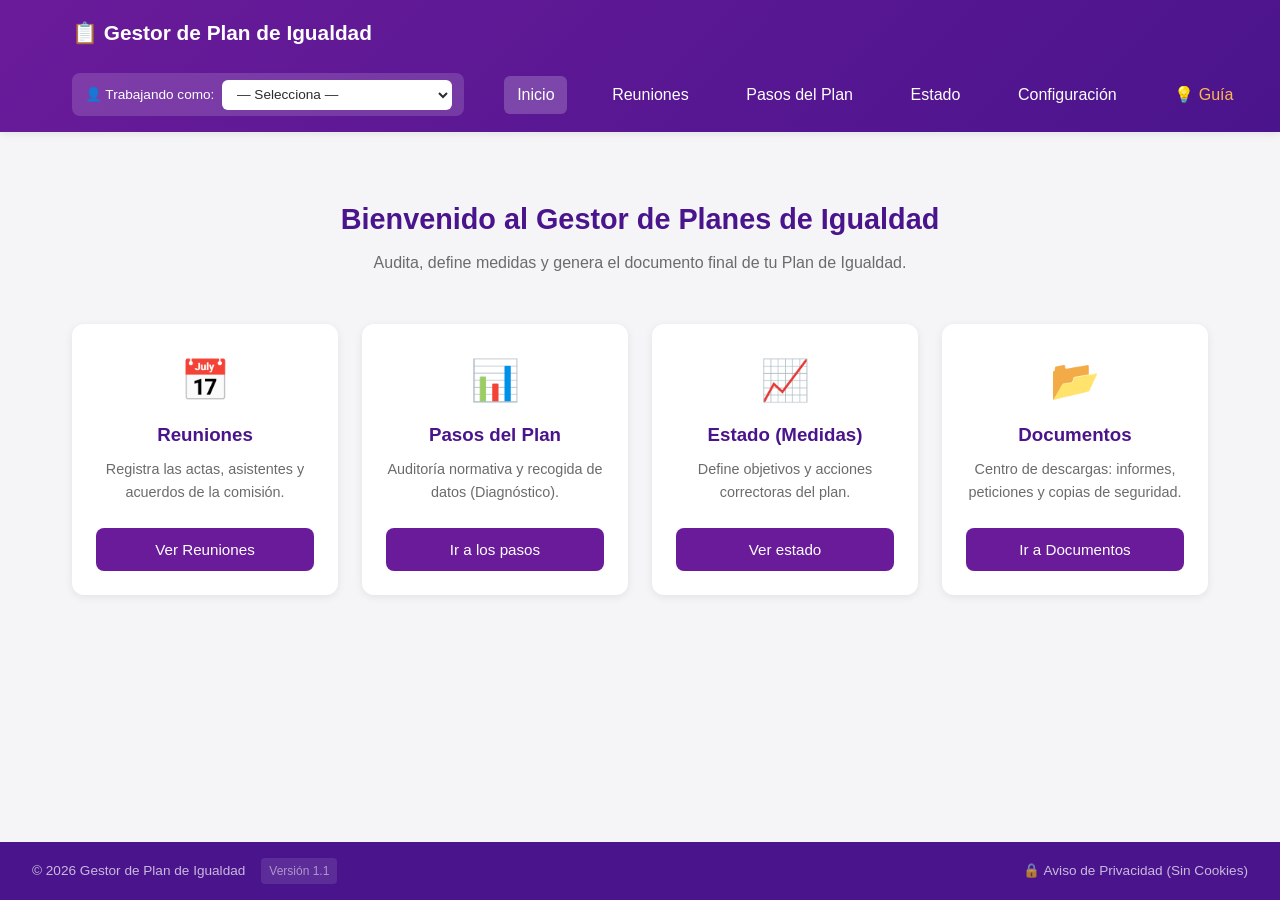
<file: index.html>
<!DOCTYPE html>
<html lang="es">
<head>
    <meta charset="UTF-8">
    <meta name="viewport" content="width=device-width, initial-scale=1.0">
    <title>Plan de Igualdad - Gestor</title>
    <link rel="stylesheet" href="css/styles.css">
</head>
<body>
    <header class="main-header">
        <div class="header-container">
            <div style="display:flex; justify-content:space-between; align-items:center; width:100%; flex-wrap: wrap;">
                <h1>📋 Gestor de Plan de Igualdad</h1>
                
                <!-- Botón hamburguesa (solo móvil) -->
                <button class="mobile-menu-btn" id="mobileMenuBtn" aria-label="Abrir menú">☰</button>
            </div>

            <!-- Contenedor de la navegación que se colapsa en móvil -->
            <div class="nav-container" id="navContainer">
                <div class="header-tools">
                    <div class="demo-badge" id="demoBadge" style="display:none;" title="Los datos actuales son de ejemplo. Se quitará al guardar datos propios.">
                        🎭 Modo DEMO
                    </div>
                    <div class="user-selector" id="userSelector">
                        <span class="user-label">👤 Trabajando como:</span>
                        <select id="usuarioActualSelect" title="Selecciona quién está trabajando">
                            <option value="">— Selecciona —</option>
                        </select>
                    </div>
                </div>
                
                <nav id="mainNav"></nav>
            </div>
        </div>
    </header>

    <main class="container">
        <section class="hero">
            <h2>Bienvenido al Gestor de Planes de Igualdad</h2>
            <p>Audita, define medidas y genera el documento final de tu Plan de Igualdad.</p>
        </section>

        <section class="cards">
            <div class="card">
                <div class="card-icon">📅</div>
                <h3>Reuniones</h3>
                <p>Registra las actas, asistentes y acuerdos de la comisión.</p>
                <a href="reuniones.html" class="btn">Ver Reuniones</a>
            </div>

            <div class="card">
                <div class="card-icon">📊</div>
                <h3>Pasos del Plan</h3>
                <p>Auditoría normativa y recogida de datos (Diagnóstico).</p>
                <a href="cumplimiento.html" class="btn">Ir a los pasos</a>
            </div>

            <div class="card">
                <div class="card-icon">📈</div>
                <h3>Estado (Medidas)</h3>
                <p>Define objetivos y acciones correctoras del plan.</p>
                <a href="estado.html" class="btn">Ver estado</a>
            </div>

            <div class="card">
                <div class="card-icon">📂</div>
                <h3>Documentos</h3>
                <p>Centro de descargas: informes, peticiones y copias de seguridad.</p>
                <a href="documentos.html" class="btn">Ir a Documentos</a>
            </div>
        </section>
    </main>

        <footer class="main-footer" style="display:flex; justify-content:space-between; align-items:center; flex-wrap:wrap; gap:1rem; padding: 1rem 2rem;">
        <div style="display: flex; align-items: center; gap: 1rem;">
            <p style="margin:0;">&copy; 2026 Gestor de Plan de Igualdad</p>
            <span style="background: rgba(255,255,255,0.1); padding: 0.2rem 0.5rem; border-radius: 4px; font-size: 0.75rem; color: rgba(255,255,255,0.5);" title="Versión de la aplicación">Versión 1.1</span>
        </div>
        <a href="#" onclick="event.preventDefault(); document.getElementById('modalPrivacidad').style.display='flex';" style="color:rgba(255,255,255,0.7); text-decoration:none; font-size:0.85rem; transition:color 0.2s;" onmouseover="this.style.color='#fff'" onmouseout="this.style.color='rgba(255,255,255,0.7)'">🔒 Aviso de Privacidad (Sin Cookies)</a>
    </footer>

    <script src="js/app.js"></script>
    <script src="js/modelo.js"></script>
    <script src="js/usuario-selector.js"></script>
    <script src="js/seed.js"></script>
    <script src="js/seed-loader.js"></script>
    <script src="js/nav.js"></script>

    
    
    <!-- Modal Aviso Legal y Privacidad -->
    <div id="modalPrivacidad" style="display:none; position:fixed; top:0; left:0; width:100%; height:100%; background:rgba(0,0,0,0.6); z-index:9999; align-items:center; justify-content:center; padding: 1rem;">
        <div style="background:#fff; max-width:750px; width:100%; border-radius:12px; box-shadow: 0 10px 25px rgba(0,0,0,0.2); display: flex; flex-direction: column; max-height: 90vh;">
            
            <div style="background:var(--primary-dark); color:#fff; padding:1rem 1.5rem; display:flex; justify-content:space-between; align-items:center; border-radius: 12px 12px 0 0;">
                <h3 style="margin:0; font-size: 1.1rem;">⚖️ Aviso Legal y Privacidad</h3>
                <button onclick="document.getElementById('modalPrivacidad').style.display='none'" style="background:none; border:none; color:#fff; font-size:1.5rem; cursor:pointer; line-height: 1;">✕</button>
            </div>
            
            <div style="padding:1.5rem; font-size:0.9rem; overflow-y:auto; line-height: 1.6; color: #333;">
                
                <h4 style="color: var(--primary); margin-top: 0; margin-bottom: 0.5rem;">1. Información General (LSSI)</h4>
                <p>En cumplimiento del artículo 10 de la Ley 34/2002 (LSSI), se informa que esta aplicación web es una herramienta de carácter personal, creada por <strong>Miguel Ángel García Rodríguez</strong> para facilitar la gestión interna del Plan de Igualdad en el seno del comité. Para cualquier consulta o duda, puede contactar en: <strong>mikeldesuait@gmail.com</strong>.</p>

                <h4 style="color: var(--primary); margin-top: 1rem; margin-bottom: 0.5rem;">2. Protección de Datos (RGPD)</h4>
                <p>De conformidad con el Reglamento (UE) 2016/679 (RGPD), se informa que los datos personales introducidos en esta aplicación (nombres de los miembros del comité, asistencias, notas, etc.) son tratados de forma estrictamente local con la única finalidad de gestionar el Plan de Igualdad (amparado por el RD 901/2020). El responsable del tratamiento de estos datos es el propio usuario que los introduce (el comité).</p>

                <h4 style="color: var(--primary); margin-top: 1rem; margin-bottom: 0.5rem;">3. Almacenamiento 100% Local (Sin Servidores)</h4>
                <p><strong>Esta aplicación no dispone de base de datos en la nube ni envía información a ningún servidor.</strong> Todos los datos que usted introduce se guardan exclusivamente en el almacenamiento local de su propio navegador (LocalStorage e IndexedDB). El creador de la herramienta no tiene acceso, en ningún momento, a los datos de la empresa ni de los trabajadores. La pérdida de datos por borrado de caché es responsabilidad del usuario, por lo que se recomienda el uso de las copias de seguridad (.json).</p>

                <h4 style="color: var(--primary); margin-top: 1rem; margin-bottom: 0.5rem;">4. Política de Cookies</h4>
                <p>Esta web <strong>no utiliza cookies</strong> de análisis, publicidad ni rastreo. Únicamente utiliza el almacenamiento técnico necesario para el funcionamiento de la herramienta. Al no utilizar cookies de terceros, no se requiere el consentimiento explícito mediante banner.</p>

                <h4 style="color: var(--primary); margin-top: 1rem; margin-bottom: 0.5rem;">5. Alojamiento (GitHub Pages)</h4>
                <p>El código fuente de esta aplicación está alojado en GitHub Pages. Al acceder a la web, GitHub puede registrar la dirección IP del visitante por motivos técnicos de seguridad (logs), sin que el creador de esta app tenga acceso a dichos datos.</p>
                

                <h4 style="color: var(--primary); margin-top: 1rem; margin-bottom: 0.5rem;">6. Enlaces a Terceros y Almacenamiento Técnico</h4>
                <p>Esta herramienta incluye enlaces de referencia a normativas oficiales (como el BOE) y al Ministerio de Igualdad. Al hacer clic en ellos, el usuario accede a sitios web externos cuyas políticas de privacidad son ajenas a esta aplicación. Por otro lado, esta web utiliza el almacenamiento local del navegador (LocalStorage), que es <strong>estrictamente necesario</strong> para el funcionamiento técnico de la herramienta (guardar actas y auditorías) y, por tanto, está exento de consentimiento previo según la LSSI.</p>

                <div style="background: #f5f5f5; padding: 1rem; border-left: 4px solid var(--primary); margin-top: 1.5rem;">
                    <p style="margin: 0;"><strong>Derechos del usuario:</strong> Puede ejercer sus derechos de acceso, rectificación, supresión y oposición simplemente borrando los datos desde la propia aplicación o contactando con el correo indicado arriba.</p>
                </div>

            </div>
            
            <div style="padding: 1rem 1.5rem; background:#f9f9f9; text-align:right; border-top:1px solid #eee; border-radius: 0 0 12px 12px;">
                <button onclick="document.getElementById('modalPrivacidad').style.display='none'" class="btn btn-primary">He leído y entiendo</button>
            </div>
        </div>
    </div>



</body>
</html>
</file>
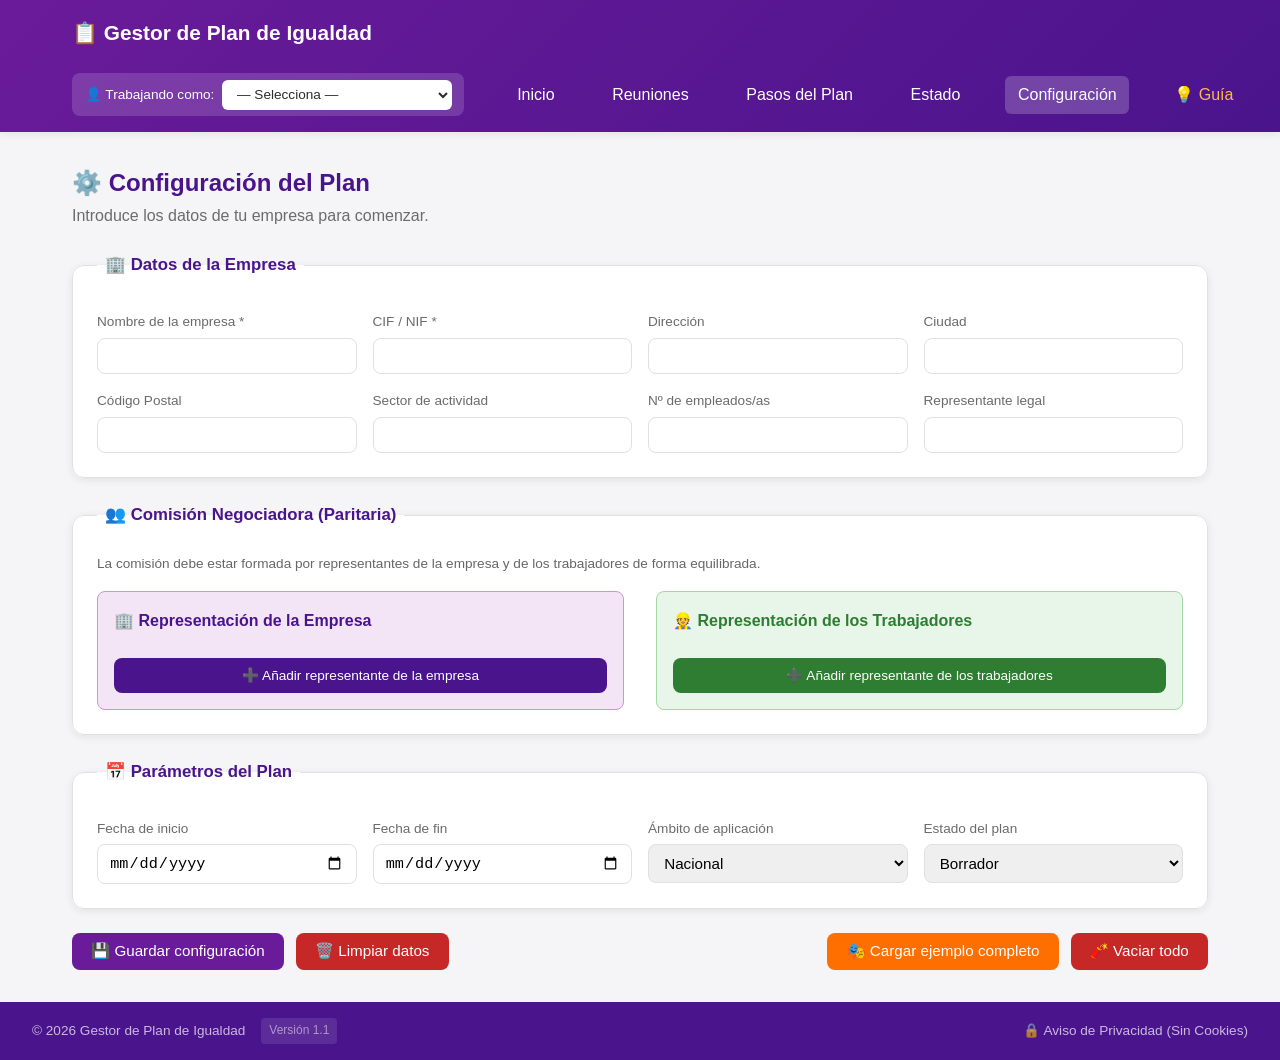
<file: configuracion.html>
<!DOCTYPE html>
<html lang="es">
<head>
    <meta charset="UTF-8">
    <meta name="viewport" content="width=device-width, initial-scale=1.0">
    <title>Configuración - Plan de Igualdad</title>
    <link rel="stylesheet" href="css/styles.css">
</head>
<body>
    <header class="main-header">
        <div class="header-container">
            <div style="display:flex; justify-content:space-between; align-items:center; width:100%; flex-wrap: wrap;">
                <h1>📋 Gestor de Plan de Igualdad</h1>
                
                <!-- Botón hamburguesa (solo móvil) -->
                <button class="mobile-menu-btn" id="mobileMenuBtn" aria-label="Abrir menú">☰</button>
            </div>

            <!-- Contenedor de la navegación que se colapsa en móvil -->
            <div class="nav-container" id="navContainer">
                <div class="header-tools">
                    <div class="demo-badge" id="demoBadge" style="display:none;" title="Los datos actuales son de ejemplo. Se quitará al guardar datos propios.">
                        🎭 Modo DEMO
                    </div>
                    <div class="user-selector" id="userSelector">
                        <span class="user-label">👤 Trabajando como:</span>
                        <select id="usuarioActualSelect" title="Selecciona quién está trabajando">
                            <option value="">— Selecciona —</option>
                        </select>
                    </div>
                </div>
                
                <nav id="mainNav"></nav>
            </div>
        </div>
    </header>

    <main class="container">
        <section class="page-title">
            <h2>⚙️ Configuración del Plan</h2>
            <p>Introduce los datos de tu empresa para comenzar.</p>
        </section>

        <form id="configForm" class="config-form">
            <!-- Datos de la empresa -->
            <fieldset>
                <legend>🏢 Datos de la Empresa</legend>
                <div class="form-grid">
                    <div class="form-group">
                        <label for="empresaNombre">Nombre de la empresa *</label>
                        <input type="text" id="empresaNombre" name="empresaNombre" required>
                    </div>
                    <div class="form-group">
                        <label for="empresaCif">CIF / NIF *</label>
                        <input type="text" id="empresaCif" name="empresaCif" required>
                    </div>
                    <div class="form-group">
                        <label for="empresaDireccion">Dirección</label>
                        <input type="text" id="empresaDireccion" name="empresaDireccion">
                    </div>
                    <div class="form-group">
                        <label for="empresaCiudad">Ciudad</label>
                        <input type="text" id="empresaCiudad" name="empresaCiudad">
                    </div>
                    <div class="form-group">
                        <label for="empresaCp">Código Postal</label>
                        <input type="text" id="empresaCp" name="empresaCp">
                    </div>
                    <div class="form-group">
                        <label for="empresaSector">Sector de actividad</label>
                        <input type="text" id="empresaSector" name="empresaSector">
                    </div>
                    <div class="form-group">
                        <label for="empresaEmpleados">Nº de empleados/as</label>
                        <input type="number" id="empresaEmpleados" name="empresaEmpleados" min="1">
                    </div>
                    <div class="form-group">
                        <label for="empresaRepresentante">Representante legal</label>
                        <input type="text" id="empresaRepresentante" name="empresaRepresentante">
                    </div>
                </div>
            </fieldset>

            <!-- Comité de igualdad -->
            <fieldset>
                <legend>👥 Comisión Negociadora (Paritaria)</legend>
                <p style="font-size: 0.85rem; color: #666; margin-bottom: 1rem;">La comisión debe estar formada por representantes de la empresa y de los trabajadores de forma equilibrada.</p>
                
                <div style="display: flex; gap: 2rem; flex-wrap: wrap;">
                    <!-- PARTE EMPRESA -->
                    <div style="flex: 1; min-width: 250px; background: #f3e5f5; padding: 1rem; border-radius: 8px; border: 1px solid #ce93d8;">
                        <h4 style="color: var(--primary-dark); margin-bottom: 1rem;">🏢 Representación de la Empresa</h4>
                        
                        <!-- Aquí se inyectan los miembros de la empresa -->
                        <div id="contenedorEmpresa"></div>

                        <button type="button" class="btn" onclick="agregarMiembro('contenedorEmpresa', 'empresa')" style="background: var(--primary-dark); width: 100%; font-size: 0.85rem; margin-top: 0.5rem;">➕ Añadir representante de la empresa</button>
                    </div>

                    <!-- PARTE TRABAJADORA -->
                    <div style="flex: 1; min-width: 250px; background: #e8f5e9; padding: 1rem; border-radius: 8px; border: 1px solid #a5d6a7;">
                        <h4 style="color: var(--success); margin-bottom: 1rem;">👷 Representación de los Trabajadores</h4>
                        
                        <!-- Aquí se inyectan los miembros de los trabajadores -->
                        <div id="contenedorTrabajadores"></div>

                        <button type="button" class="btn" onclick="agregarMiembro('contenedorTrabajadores', 'trabajadores')" style="background: var(--success); width: 100%; font-size: 0.85rem; margin-top: 0.5rem;">➕ Añadir representante de los trabajadores</button>
                    </div>
                </div>


            </fieldset>

            <!-- Parámetros del plan -->
            <fieldset>
                <legend>📅 Parámetros del Plan</legend>
                <div class="form-grid">
                    <div class="form-group">
                        <label for="planFechaInicio">Fecha de inicio</label>
                        <input type="date" id="planFechaInicio" name="planFechaInicio">
                    </div>
                    <div class="form-group">
                        <label for="planFechaFin">Fecha de fin</label>
                        <input type="date" id="planFechaFin" name="planFechaFin">
                    </div>
                    <div class="form-group">
                        <label for="planAmbito">Ámbito de aplicación</label>
                        <select id="planAmbito" name="planAmbito">
                            <option value="nacional">Nacional</option>
                            <option value="autonomico">Autonómico</option>
                            <option value="provincial">Provincial</option>
                        </select>
                    </div>
                    <div class="form-group">
                        <label for="planEstado">Estado del plan</label>
                        <select id="planEstado" name="planEstado">
                            <option value="borrador">Borrador</option>
                            <option value="negociacion">En negociación</option>
                            <option value="aprobado">Aprobado</option>
                            <option value="registrado">Registrado</option>
                        </select>
                    </div>
                </div>
            </fieldset>

            <!-- Acciones -->
            <div class="form-actions" style="flex-wrap:wrap; gap:0.75rem; align-items:center;">
                <button type="submit" class="btn btn-primary">💾 Guardar configuración</button>
                <button type="button" id="btnReset" class="btn btn-danger">🗑️ Limpiar datos</button>
                <span style="flex:1;"></span>
                <button type="button" id="btnCargarEjemplo" class="btn" style="background:var(--secondary);" title="Rellena todos los formularios con datos de ejemplo">🎭 Cargar ejemplo completo</button>
                <button type="button" id="btnVaciarTodo" class="btn btn-danger" title="Borra todos los datos de la app">🧨 Vaciar todo</button>
            </div>
        </form>

        <div id="statusMessage" class="status-message"></div>
    </main>

        <footer class="main-footer" style="display:flex; justify-content:space-between; align-items:center; flex-wrap:wrap; gap:1rem; padding: 1rem 2rem;">
        <div style="display: flex; align-items: center; gap: 1rem;">
            <p style="margin:0;">&copy; 2026 Gestor de Plan de Igualdad</p>
            <span style="background: rgba(255,255,255,0.1); padding: 0.2rem 0.5rem; border-radius: 4px; font-size: 0.75rem; color: rgba(255,255,255,0.5);" title="Versión de la aplicación">Versión 1.1</span>
        </div>
        <a href="#" onclick="event.preventDefault(); document.getElementById('modalPrivacidad').style.display='flex';" style="color:rgba(255,255,255,0.7); text-decoration:none; font-size:0.85rem; transition:color 0.2s;" onmouseover="this.style.color='#fff'" onmouseout="this.style.color='rgba(255,255,255,0.7)'">🔒 Aviso de Privacidad (Sin Cookies)</a>
    </footer>

    <script src="js/cumplimiento.js"></script>
    <script src="js/configuracion.js"></script>
    <script src="js/modelo.js"></script>
    <script src="js/usuario-selector.js"></script>
    <script src="js/seed.js"></script>
    <script src="js/seed-loader.js"></script>
    <script src="js/nav.js"></script>

    
    
    <!-- Modal Aviso Legal y Privacidad -->
    <div id="modalPrivacidad" style="display:none; position:fixed; top:0; left:0; width:100%; height:100%; background:rgba(0,0,0,0.6); z-index:9999; align-items:center; justify-content:center; padding: 1rem;">
        <div style="background:#fff; max-width:750px; width:100%; border-radius:12px; box-shadow: 0 10px 25px rgba(0,0,0,0.2); display: flex; flex-direction: column; max-height: 90vh;">
            
            <div style="background:var(--primary-dark); color:#fff; padding:1rem 1.5rem; display:flex; justify-content:space-between; align-items:center; border-radius: 12px 12px 0 0;">
                <h3 style="margin:0; font-size: 1.1rem;">⚖️ Aviso Legal y Privacidad</h3>
                <button onclick="document.getElementById('modalPrivacidad').style.display='none'" style="background:none; border:none; color:#fff; font-size:1.5rem; cursor:pointer; line-height: 1;">✕</button>
            </div>
            
            <div style="padding:1.5rem; font-size:0.9rem; overflow-y:auto; line-height: 1.6; color: #333;">
                
                <h4 style="color: var(--primary); margin-top: 0; margin-bottom: 0.5rem;">1. Información General (LSSI)</h4>
                <p>En cumplimiento del artículo 10 de la Ley 34/2002 (LSSI), se informa que esta aplicación web es una herramienta de carácter personal, creada por <strong>Miguel Ángel García Rodríguez</strong> para facilitar la gestión interna del Plan de Igualdad en el seno del comité. Para cualquier consulta o duda, puede contactar en: <strong>mikeldesuait@gmail.com</strong>.</p>

                <h4 style="color: var(--primary); margin-top: 1rem; margin-bottom: 0.5rem;">2. Protección de Datos (RGPD)</h4>
                <p>De conformidad con el Reglamento (UE) 2016/679 (RGPD), se informa que los datos personales introducidos en esta aplicación (nombres de los miembros del comité, asistencias, notas, etc.) son tratados de forma estrictamente local con la única finalidad de gestionar el Plan de Igualdad (amparado por el RD 901/2020). El responsable del tratamiento de estos datos es el propio usuario que los introduce (el comité).</p>

                <h4 style="color: var(--primary); margin-top: 1rem; margin-bottom: 0.5rem;">3. Almacenamiento 100% Local (Sin Servidores)</h4>
                <p><strong>Esta aplicación no dispone de base de datos en la nube ni envía información a ningún servidor.</strong> Todos los datos que usted introduce se guardan exclusivamente en el almacenamiento local de su propio navegador (LocalStorage e IndexedDB). El creador de la herramienta no tiene acceso, en ningún momento, a los datos de la empresa ni de los trabajadores. La pérdida de datos por borrado de caché es responsabilidad del usuario, por lo que se recomienda el uso de las copias de seguridad (.json).</p>

                <h4 style="color: var(--primary); margin-top: 1rem; margin-bottom: 0.5rem;">4. Política de Cookies</h4>
                <p>Esta web <strong>no utiliza cookies</strong> de análisis, publicidad ni rastreo. Únicamente utiliza el almacenamiento técnico necesario para el funcionamiento de la herramienta. Al no utilizar cookies de terceros, no se requiere el consentimiento explícito mediante banner.</p>

                <h4 style="color: var(--primary); margin-top: 1rem; margin-bottom: 0.5rem;">5. Alojamiento (GitHub Pages)</h4>
                <p>El código fuente de esta aplicación está alojado en GitHub Pages. Al acceder a la web, GitHub puede registrar la dirección IP del visitante por motivos técnicos de seguridad (logs), sin que el creador de esta app tenga acceso a dichos datos.</p>
                

                <h4 style="color: var(--primary); margin-top: 1rem; margin-bottom: 0.5rem;">6. Enlaces a Terceros y Almacenamiento Técnico</h4>
                <p>Esta herramienta incluye enlaces de referencia a normativas oficiales (como el BOE) y al Ministerio de Igualdad. Al hacer clic en ellos, el usuario accede a sitios web externos cuyas políticas de privacidad son ajenas a esta aplicación. Por otro lado, esta web utiliza el almacenamiento local del navegador (LocalStorage), que es <strong>estrictamente necesario</strong> para el funcionamiento técnico de la herramienta (guardar actas y auditorías) y, por tanto, está exento de consentimiento previo según la LSSI.</p>

                <div style="background: #f5f5f5; padding: 1rem; border-left: 4px solid var(--primary); margin-top: 1.5rem;">
                    <p style="margin: 0;"><strong>Derechos del usuario:</strong> Puede ejercer sus derechos de acceso, rectificación, supresión y oposición simplemente borrando los datos desde la propia aplicación o contactando con el correo indicado arriba.</p>
                </div>

            </div>
            
            <div style="padding: 1rem 1.5rem; background:#f9f9f9; text-align:right; border-top:1px solid #eee; border-radius: 0 0 12px 12px;">
                <button onclick="document.getElementById('modalPrivacidad').style.display='none'" class="btn btn-primary">He leído y entiendo</button>
            </div>
        </div>
    </div>



</body>
</html>
</file>
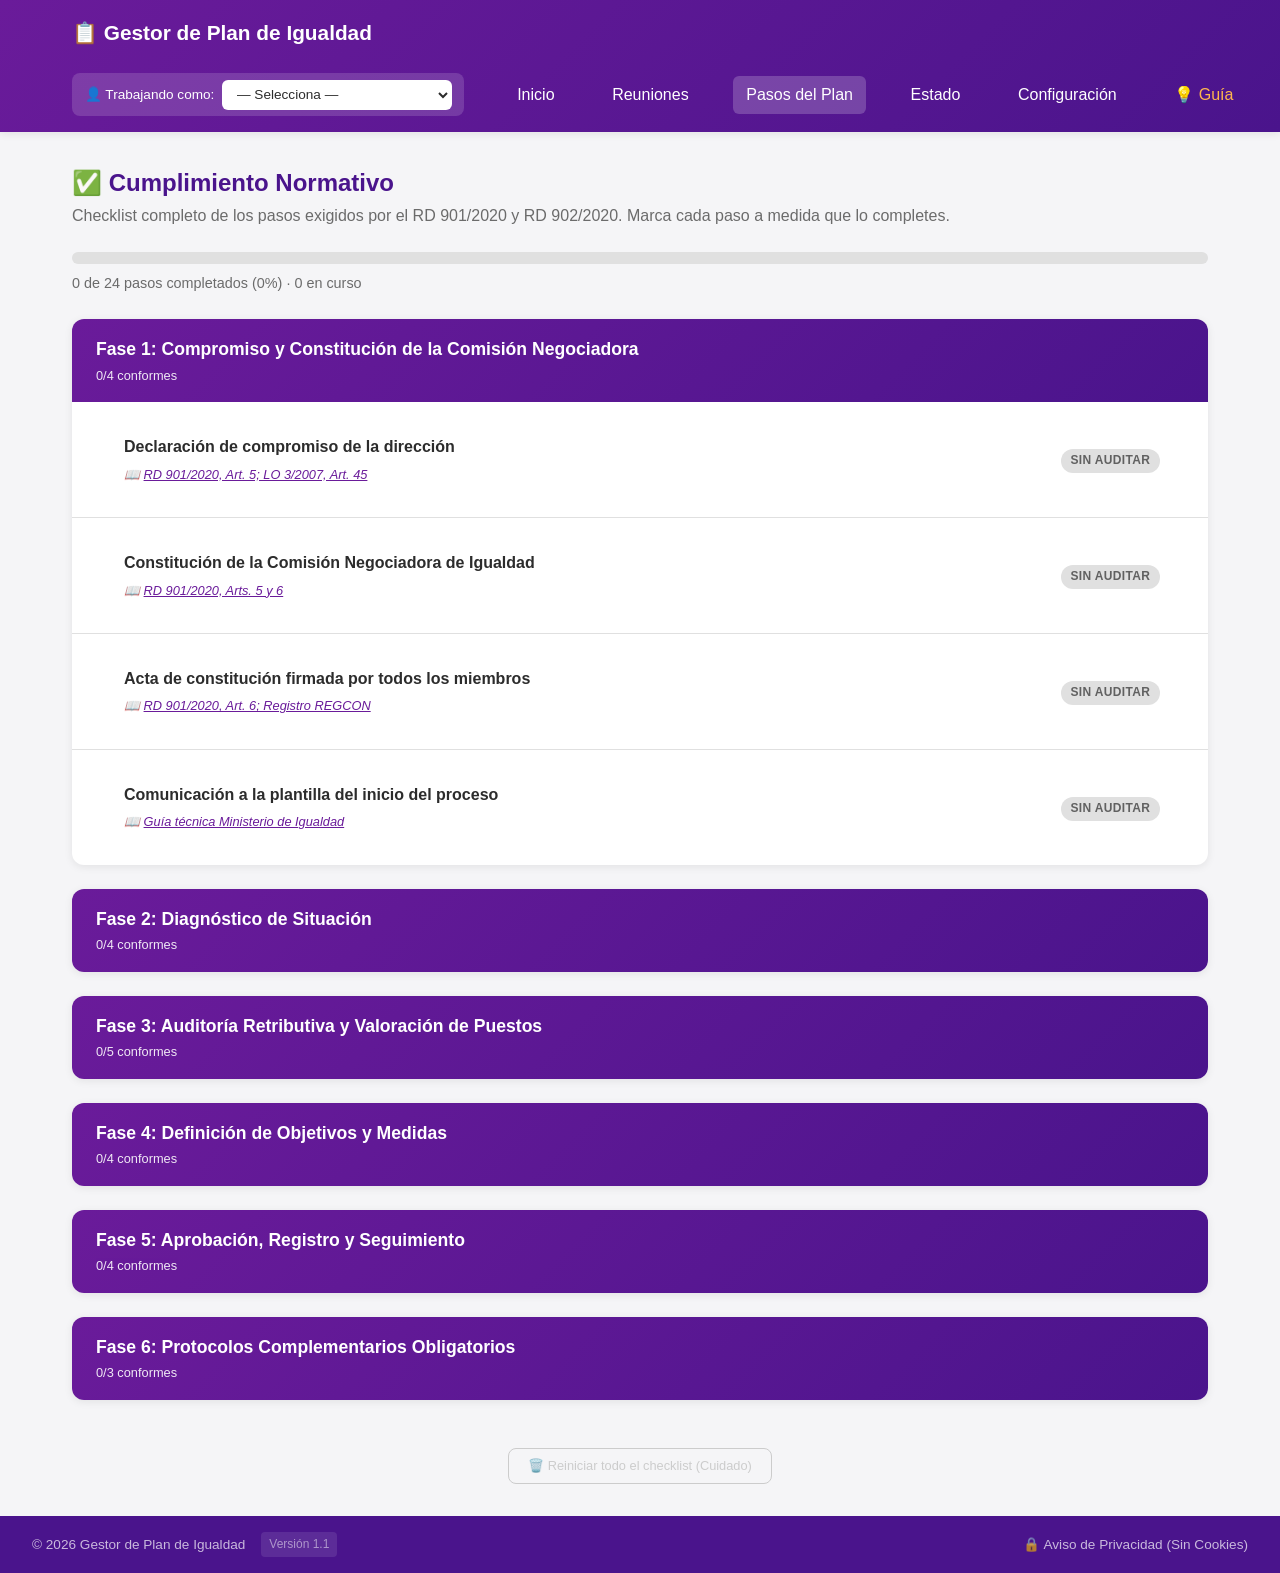
<file: cumplimiento.html>
<!DOCTYPE html>
<html lang="es">
<head>
    <meta charset="UTF-8">
    <meta name="viewport" content="width=device-width, initial-scale=1.0">
    <title>Cumplimiento Normativo - Plan de Igualdad</title>
    <link rel="stylesheet" href="css/styles.css">
</head>
<body>
    <header class="main-header">
        <div class="header-container">
            <div style="display:flex; justify-content:space-between; align-items:center; width:100%; flex-wrap: wrap;">
                <h1>📋 Gestor de Plan de Igualdad</h1>
                
                <!-- Botón hamburguesa (solo móvil) -->
                <button class="mobile-menu-btn" id="mobileMenuBtn" aria-label="Abrir menú">☰</button>
            </div>

            <!-- Contenedor de la navegación que se colapsa en móvil -->
            <div class="nav-container" id="navContainer">
                <div class="header-tools">
                    <div class="demo-badge" id="demoBadge" style="display:none;" title="Los datos actuales son de ejemplo. Se quitará al guardar datos propios.">
                        🎭 Modo DEMO
                    </div>
                    <div class="user-selector" id="userSelector">
                        <span class="user-label">👤 Trabajando como:</span>
                        <select id="usuarioActualSelect" title="Selecciona quién está trabajando">
                            <option value="">— Selecciona —</option>
                        </select>
                    </div>
                </div>
                
                <nav id="mainNav"></nav>
            </div>
        </div>
    </header>

    <main class="container">
        <section class="page-title">
            <h2>✅ Cumplimiento Normativo</h2>
            <p>Checklist completo de los pasos exigidos por el RD 901/2020 y RD 902/2020. Marca cada paso a medida que lo completes.</p>
        </section>

        <div class="progress-bar-container">
            <div class="progress-bar" id="progressBar"></div>
        </div>
        <p id="progressText" class="progress-text">0 de 0 pasos completados (0%)</p>

        <div id="fasesContainer"></div>

        <div class="form-actions" style="margin-top:3rem; justify-content: center;">
            <button type="button" id="btnResetCumplimiento" class="btn btn-danger" style="background:transparent; color:#ccc; border: 1px solid #ccc; font-size: 0.8rem;">🗑️ Reiniciar todo el checklist (Cuidado)</button>
        </div>

        <div id="statusMessage" class="status-message"></div>
    </main>

        <footer class="main-footer" style="display:flex; justify-content:space-between; align-items:center; flex-wrap:wrap; gap:1rem; padding: 1rem 2rem;">
        <div style="display: flex; align-items: center; gap: 1rem;">
            <p style="margin:0;">&copy; 2026 Gestor de Plan de Igualdad</p>
            <span style="background: rgba(255,255,255,0.1); padding: 0.2rem 0.5rem; border-radius: 4px; font-size: 0.75rem; color: rgba(255,255,255,0.5);" title="Versión de la aplicación">Versión 1.1</span>
        </div>
        <a href="#" onclick="event.preventDefault(); document.getElementById('modalPrivacidad').style.display='flex';" style="color:rgba(255,255,255,0.7); text-decoration:none; font-size:0.85rem; transition:color 0.2s;" onmouseover="this.style.color='#fff'" onmouseout="this.style.color='rgba(255,255,255,0.7)'">🔒 Aviso de Privacidad (Sin Cookies)</a>
    </footer>

    <style>
        .fase-card { background: var(--card-bg); border-radius: 12px; box-shadow: var(--shadow); margin-bottom: 1.5rem; overflow: hidden; }
        .fase-header { padding: 1rem 1.5rem; background: linear-gradient(135deg, var(--primary) 0%, var(--primary-dark) 100%); color: #fff; cursor: pointer; display: flex; justify-content: space-between; align-items: center; }
        .fase-header h3 { margin: 0; font-size: 1.1rem; }
        .fase-header .fase-progress { font-size: 0.85rem; background: rgba(255,255,255,0.2); padding: 0.25rem 0.7rem; border-radius: 12px; }
        .fase-body { padding: 0; max-height: 0; overflow: hidden; transition: max-height 0.3s ease-out; }
        .fase-body.open { max-height: 2000px; }
        .paso-item { display: flex; align-items: flex-start; gap: 0.8rem; padding: 1rem 1.5rem; border-bottom: 1px solid var(--border); transition: background 0.2s; }
        .paso-item:last-child { border-bottom: none; }
        .paso-item:hover { background: #fafafa; }
        .paso-item.completado { background: #f1f8e9; }
        .paso-checkbox { width: 20px; height: 20px; margin-top: 2px; cursor: pointer; accent-color: var(--primary); flex-shrink: 0; }
        .paso-content { flex: 1; }
        .paso-titulo { font-weight: 600; color: var(--text); margin-bottom: 0.2rem; }
        .paso-item.completado .paso-titulo { text-decoration: line-through; color: var(--text-light); }
        .paso-descripcion { font-size: 0.9rem; color: var(--text-light); margin-bottom: 0.3rem; }
        .paso-referencia { font-size: 0.8rem; color: var(--primary); font-style: italic; }
        .paso-porque { font-size: 0.85rem; color: #6b6b6b; margin-top: 0.3rem; padding: 0.4rem 0.6rem; background: #f5f5f7; border-left: 3px solid var(--secondary); border-radius: 4px; }
        .progress-bar-container { width: 100%; height: 12px; background: #e0e0e0; border-radius: 6px; margin: 1rem 0 0.5rem; overflow: hidden; }
        .progress-bar { height: 100%; width: 0%; background: linear-gradient(90deg, var(--primary) 0%, var(--secondary) 100%); transition: width 0.4s ease; border-radius: 6px; }
        .progress-text { font-size: 0.9rem; color: var(--text-light); margin-bottom: 1.5rem; }
    </style>

    <script src="js/archivos-db.js"></script>
    <script src="js/modelo.js"></script>
    <script src="js/cumplimiento-render.js"></script>
    <script src="js/cumplimiento.js"></script>
    <script src="js/usuario-selector.js"></script>
    <script src="js/seed.js"></script>
    <script src="js/seed-loader.js"></script>
    <script src="js/nav.js"></script>
    <script src="js/toast.js"></script>

    
    
    <!-- Modal Aviso Legal y Privacidad -->
    <div id="modalPrivacidad" style="display:none; position:fixed; top:0; left:0; width:100%; height:100%; background:rgba(0,0,0,0.6); z-index:9999; align-items:center; justify-content:center; padding: 1rem;">
        <div style="background:#fff; max-width:750px; width:100%; border-radius:12px; box-shadow: 0 10px 25px rgba(0,0,0,0.2); display: flex; flex-direction: column; max-height: 90vh;">
            
            <div style="background:var(--primary-dark); color:#fff; padding:1rem 1.5rem; display:flex; justify-content:space-between; align-items:center; border-radius: 12px 12px 0 0;">
                <h3 style="margin:0; font-size: 1.1rem;">⚖️ Aviso Legal y Privacidad</h3>
                <button onclick="document.getElementById('modalPrivacidad').style.display='none'" style="background:none; border:none; color:#fff; font-size:1.5rem; cursor:pointer; line-height: 1;">✕</button>
            </div>
            
            <div style="padding:1.5rem; font-size:0.9rem; overflow-y:auto; line-height: 1.6; color: #333;">
                
                <h4 style="color: var(--primary); margin-top: 0; margin-bottom: 0.5rem;">1. Información General (LSSI)</h4>
                <p>En cumplimiento del artículo 10 de la Ley 34/2002 (LSSI), se informa que esta aplicación web es una herramienta de carácter personal, creada por <strong>Miguel Ángel García Rodríguez</strong> para facilitar la gestión interna del Plan de Igualdad en el seno del comité. Para cualquier consulta o duda, puede contactar en: <strong>mikeldesuait@gmail.com</strong>.</p>

                <h4 style="color: var(--primary); margin-top: 1rem; margin-bottom: 0.5rem;">2. Protección de Datos (RGPD)</h4>
                <p>De conformidad con el Reglamento (UE) 2016/679 (RGPD), se informa que los datos personales introducidos en esta aplicación (nombres de los miembros del comité, asistencias, notas, etc.) son tratados de forma estrictamente local con la única finalidad de gestionar el Plan de Igualdad (amparado por el RD 901/2020). El responsable del tratamiento de estos datos es el propio usuario que los introduce (el comité).</p>

                <h4 style="color: var(--primary); margin-top: 1rem; margin-bottom: 0.5rem;">3. Almacenamiento 100% Local (Sin Servidores)</h4>
                <p><strong>Esta aplicación no dispone de base de datos en la nube ni envía información a ningún servidor.</strong> Todos los datos que usted introduce se guardan exclusivamente en el almacenamiento local de su propio navegador (LocalStorage e IndexedDB). El creador de la herramienta no tiene acceso, en ningún momento, a los datos de la empresa ni de los trabajadores. La pérdida de datos por borrado de caché es responsabilidad del usuario, por lo que se recomienda el uso de las copias de seguridad (.json).</p>

                <h4 style="color: var(--primary); margin-top: 1rem; margin-bottom: 0.5rem;">4. Política de Cookies</h4>
                <p>Esta web <strong>no utiliza cookies</strong> de análisis, publicidad ni rastreo. Únicamente utiliza el almacenamiento técnico necesario para el funcionamiento de la herramienta. Al no utilizar cookies de terceros, no se requiere el consentimiento explícito mediante banner.</p>

                <h4 style="color: var(--primary); margin-top: 1rem; margin-bottom: 0.5rem;">5. Alojamiento (GitHub Pages)</h4>
                <p>El código fuente de esta aplicación está alojado en GitHub Pages. Al acceder a la web, GitHub puede registrar la dirección IP del visitante por motivos técnicos de seguridad (logs), sin que el creador de esta app tenga acceso a dichos datos.</p>
                

                <h4 style="color: var(--primary); margin-top: 1rem; margin-bottom: 0.5rem;">6. Enlaces a Terceros y Almacenamiento Técnico</h4>
                <p>Esta herramienta incluye enlaces de referencia a normativas oficiales (como el BOE) y al Ministerio de Igualdad. Al hacer clic en ellos, el usuario accede a sitios web externos cuyas políticas de privacidad son ajenas a esta aplicación. Por otro lado, esta web utiliza el almacenamiento local del navegador (LocalStorage), que es <strong>estrictamente necesario</strong> para el funcionamiento técnico de la herramienta (guardar actas y auditorías) y, por tanto, está exento de consentimiento previo según la LSSI.</p>

                <div style="background: #f5f5f5; padding: 1rem; border-left: 4px solid var(--primary); margin-top: 1.5rem;">
                    <p style="margin: 0;"><strong>Derechos del usuario:</strong> Puede ejercer sus derechos de acceso, rectificación, supresión y oposición simplemente borrando los datos desde la propia aplicación o contactando con el correo indicado arriba.</p>
                </div>

            </div>
            
            <div style="padding: 1rem 1.5rem; background:#f9f9f9; text-align:right; border-top:1px solid #eee; border-radius: 0 0 12px 12px;">
                <button onclick="document.getElementById('modalPrivacidad').style.display='none'" class="btn btn-primary">He leído y entiendo</button>
            </div>
        </div>
    </div>



</body>
</html>
</file>
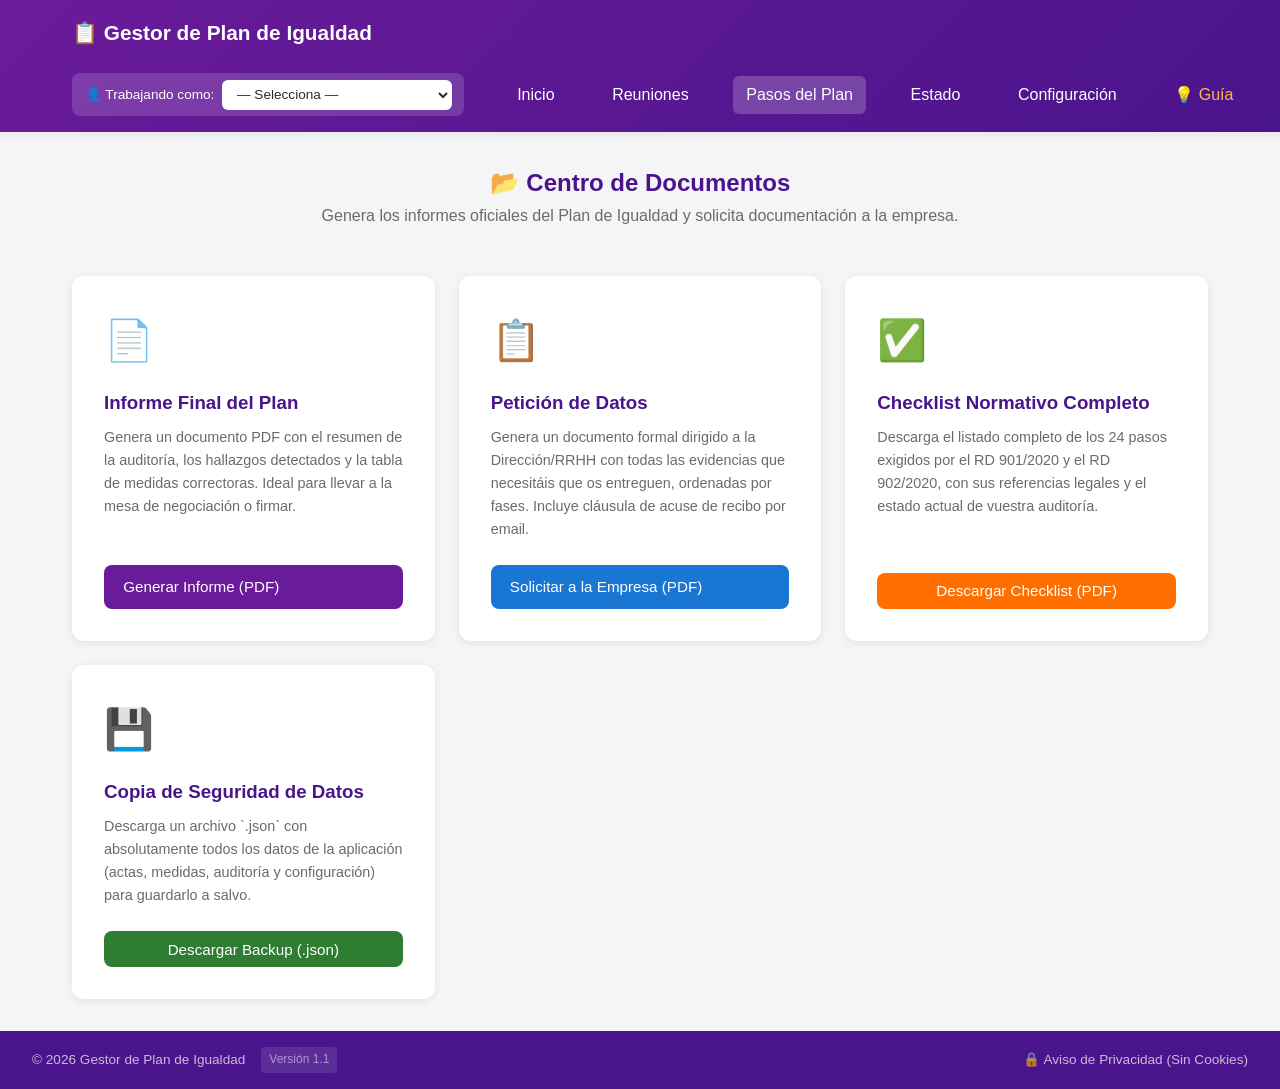
<file: documentos.html>
<!DOCTYPE html>
<html lang="es">
<head>
    <meta charset="UTF-8">
    <meta name="viewport" content="width=device-width, initial-scale=1.0">
    <title>Centro de Documentos - Plan de Igualdad</title>
    <link rel="stylesheet" href="css/styles.css">
</head>
<body>
    <header class="main-header">
        <div class="header-container">
            <div style="display:flex; justify-content:space-between; align-items:center; width:100%; flex-wrap: wrap;">
                <h1>📋 Gestor de Plan de Igualdad</h1>
                <button class="mobile-menu-btn" id="mobileMenuBtn" aria-label="Abrir menú">☰</button>
            </div>
            <div class="nav-container" id="navContainer">
                <div class="header-tools">
                    <div class="demo-badge" id="demoBadge" style="display:none;">🎭 Modo DEMO</div>
                    <div class="user-selector" id="userSelector">
                        <span class="user-label">👤 Trabajando como:</span>
                        <select id="usuarioActualSelect"><option value="">— Selecciona —</option></select>
                    </div>
                </div>
                <nav id="mainNav"></nav>
            </div>
        </div>
    </header>

    <main class="container">
        <section class="page-title" style="text-align: center; margin-bottom: 3rem;">
            <h2>📂 Centro de Documentos</h2>
            <p>Genera los informes oficiales del Plan de Igualdad y solicita documentación a la empresa.</p>
        </section>

        <div class="cards" style="grid-template-columns: repeat(auto-fit, minmax(300px, 1fr));">
            
            <!-- Tarjeta 1: Informe Final -->
            <div class="card" style="display: flex; flex-direction: column; text-align: left; padding: 2rem;">
                <div style="font-size: 2.5rem; margin-bottom: 1rem;">📄</div>
                <h3 style="color: var(--primary-dark); margin-bottom: 0.5rem;">Informe Final del Plan</h3>
                <p style="color: var(--text-light); font-size: 0.9rem; flex: 1; margin-bottom: 1.5rem;">
                    Genera un documento PDF con el resumen de la auditoría, los hallazgos detectados y la tabla de medidas correctoras. Ideal para llevar a la mesa de negociación o firmar.
                </p>
                <a href="informe.html" target="_blank" class="btn btn-primary" style="width: 100%;">Generar Informe (PDF)</a>
            </div>

            <!-- Tarjeta 2: Petición de Datos -->
            <div class="card" style="display: flex; flex-direction: column; text-align: left; padding: 2rem;">
                <div style="font-size: 2.5rem; margin-bottom: 1rem;">📋</div>
                <h3 style="color: var(--primary-dark); margin-bottom: 0.5rem;">Petición de Datos</h3>
                <p style="color: var(--text-light); font-size: 0.9rem; flex: 1; margin-bottom: 1.5rem;">
                    Genera un documento formal dirigido a la Dirección/RRHH con todas las evidencias que necesitáis que os entreguen, ordenadas por fases. Incluye cláusula de acuse de recibo por email.
                </p>
                <a href="peticion.html" target="_blank" class="btn" style="background: #1976d2; width: 100%;">Solicitar a la Empresa (PDF)</a>
            </div>

            <!-- Tarjeta 3: Checklist de Auditoría (Nueva) -->
            <div class="card" style="display: flex; flex-direction: column; text-align: left; padding: 2rem;">
                <div style="font-size: 2.5rem; margin-bottom: 1rem;">✅</div>
                <h3 style="color: var(--primary-dark); margin-bottom: 0.5rem;">Checklist Normativo Completo</h3>
                <p style="color: var(--text-light); font-size: 0.9rem; flex: 1; margin-bottom: 1.5rem;">
                    Descarga el listado completo de los 24 pasos exigidos por el RD 901/2020 y el RD 902/2020, con sus referencias legales y el estado actual de vuestra auditoría.
                </p>
                <button onclick="window.generarChecklistPDF()" class="btn" style="background: var(--secondary); width: 100%;">Descargar Checklist (PDF)</button>
            </div>

            <!-- Tarjeta 4: Copia de Seguridad (Atajo) -->
            <div class="card" style="display: flex; flex-direction: column; text-align: left; padding: 2rem;">
                <div style="font-size: 2.5rem; margin-bottom: 1rem;">💾</div>
                <h3 style="color: var(--primary-dark); margin-bottom: 0.5rem;">Copia de Seguridad de Datos</h3>
                <p style="color: var(--text-light); font-size: 0.9rem; flex: 1; margin-bottom: 1.5rem;">
                    Descarga un archivo `.json` con absolutamente todos los datos de la aplicación (actas, medidas, auditoría y configuración) para guardarlo a salvo.
                </p>
                <button onclick="window.descargarBackupTotal()" class="btn" style="background: var(--success); width: 100%;">Descargar Backup (.json)</button>
            </div>

        </div>
    </main>

    <footer class="main-footer" style="display:flex; justify-content:space-between; align-items:center; flex-wrap:wrap; gap:1rem; padding: 1rem 2rem;">
        <div style="display: flex; align-items: center; gap: 1rem;">
            <p style="margin:0;">&copy; 2026 Gestor de Plan de Igualdad</p>
            <span style="background: rgba(255,255,255,0.1); padding: 0.2rem 0.5rem; border-radius: 4px; font-size: 0.75rem; color: rgba(255,255,255,0.5);" title="Versión de la aplicación">Versión 1.1</span>
        </div>
        <a href="#" onclick="event.preventDefault(); document.getElementById('modalPrivacidad').style.display='flex';" style="color:rgba(255,255,255,0.7); text-decoration:none; font-size:0.85rem; transition:color 0.2s;" onmouseover="this.style.color='#fff'" onmouseout="this.style.color='rgba(255,255,255,0.7)'">🔒 Aviso de Privacidad (Sin Cookies)</a>
    </footer>

    <!-- Modal Aviso Legal (Reutilizado) -->
    <div id="modalPrivacidad" style="display:none; position:fixed; top:0; left:0; width:100%; height:100%; background:rgba(0,0,0,0.6); z-index:9999; align-items:center; justify-content:center; padding: 1rem;">
        <div style="background:#fff; max-width:750px; width:100%; border-radius:12px; box-shadow: 0 10px 25px rgba(0,0,0,0.2); max-height: 90vh; overflow-y:auto; padding: 2rem;">
            <h3 style="color: var(--primary-dark); margin-bottom: 1rem;">⚖️ Aviso Legal y Privacidad</h3>
            <p><strong>Responsable:</strong> Miguel Ángel García Rodríguez (mikeldesuait@gmail.com).</p>
            <p><strong>Finalidad:</strong> Gestión del Plan de Igualdad (RD 901/2020).</p>
            <p><strong>Almacenamiento:</strong> Todos los datos se guardan de forma local en tu navegador. No se envían a servidores.</p>
            <p><strong>Cookies:</strong> Esta web no utiliza cookies de rastreo. Solo almacenamiento técnico necesario.</p>
            <p><strong>Enlaces externos:</strong> Los enlaces al BOE o al Ministerio son ajenos a esta aplicación.</p>
            <button onclick="document.getElementById('modalPrivacidad').style.display='none'" class="btn btn-primary" style="margin-top: 1rem;">Entendido</button>
        </div>
    </div>

    <script src="js/archivos-db.js"></script>
    <script src="js/modelo.js"></script>
    <script src="js/seed.js"></script>
    <script src="js/seed-loader.js"></script>
    <script src="js/usuario-selector.js"></script>
    <script src="js/nav.js"></script>
    <script src="js/cumplimiento.js"></script>
    <script src="js/toast.js"></script>
    <script src="js/checklist-pdf.js"></script>
</body>
</html>
</file>
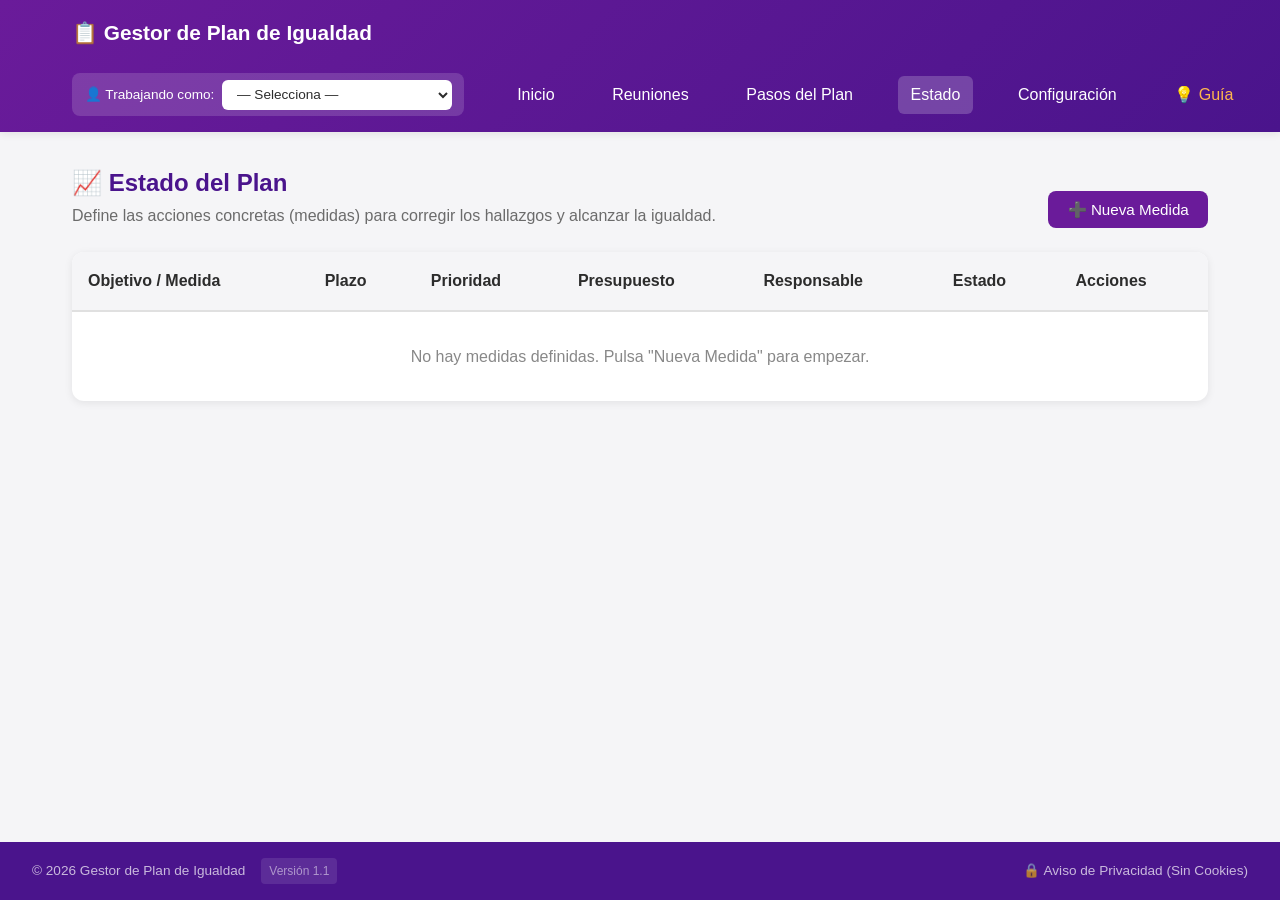
<file: estado.html>
<!DOCTYPE html>
<html lang="es">
<head>
    <meta charset="UTF-8">
    <meta name="viewport" content="width=device-width, initial-scale=1.0">
    <title>Estado del Plan - Plan de Igualdad</title>
    <link rel="stylesheet" href="css/styles.css">
</head>
<body>
    <header class="main-header">
        <div class="header-container">
            <div style="display:flex; justify-content:space-between; align-items:center; width:100%; flex-wrap: wrap;">
                <h1>📋 Gestor de Plan de Igualdad</h1>
                
                <!-- Botón hamburguesa (solo móvil) -->
                <button class="mobile-menu-btn" id="mobileMenuBtn" aria-label="Abrir menú">☰</button>
            </div>

            <!-- Contenedor de la navegación que se colapsa en móvil -->
            <div class="nav-container" id="navContainer">
                <div class="header-tools">
                    <div class="demo-badge" id="demoBadge" style="display:none;" title="Los datos actuales son de ejemplo. Se quitará al guardar datos propios.">
                        🎭 Modo DEMO
                    </div>
                    <div class="user-selector" id="userSelector">
                        <span class="user-label">👤 Trabajando como:</span>
                        <select id="usuarioActualSelect" title="Selecciona quién está trabajando">
                            <option value="">— Selecciona —</option>
                        </select>
                    </div>
                </div>
                
                <nav id="mainNav"></nav>
            </div>
        </div>
    </header>

    <main class="container">
<section class="page-title" style="display:flex; justify-content:space-between; align-items:flex-end;">
            <div>
                <h2>📈 Estado del Plan</h2>
                <p>Define las acciones concretas (medidas) para corregir los hallazgos y alcanzar la igualdad.</p>
            </div>
            <button type="button" class="btn btn-primary" id="btnNuevaMedida">➕ Nueva Medida</button>
        </section>

        <div class="tabla-medidas-container" style="background: #fff; border-radius: 12px; box-shadow: var(--shadow); overflow-x: auto;">
            <table style="width: 100%; border-collapse: collapse; text-align: left;">
                <thead style="background: var(--bg); border-bottom: 2px solid var(--border);">
                    <tr>
                        <th style="padding: 1rem;">Objetivo / Medida</th>
                        <th style="padding: 1rem;">Plazo</th>
                        <th style="padding: 1rem;">Prioridad</th>
                        <th style="padding: 1rem;">Presupuesto</th>
                        <th style="padding: 1rem;">Responsable</th>
                        <th style="padding: 1rem;">Estado</th>
                        <th style="padding: 1rem;">Acciones</th>
                    </tr>
                </thead>
                <tbody id="tablaMedidasBody">
                    <!-- Se llena con JS -->
                </tbody>
            </table>
        </div>

        <!-- Modal para añadir/editar medida -->
        <div id="modalMedida" style="display:none; position:fixed; top:0; left:0; width:100%; height:100%; background:rgba(0,0,0,0.5); z-index:1000; align-items:center; justify-content:center;">
            <div style="background:#fff; padding:2rem; border-radius:12px; width:100%; max-width:600px; box-shadow:var(--shadow);">
                <h3 style="margin-bottom:1.5rem; color:var(--primary-dark);" id="modalTitulo">Añadir Medida</h3>
                
                <form id="formMedida">
                    <input type="hidden" id="medidaId">
                    
                    <div class="form-group" style="margin-bottom:1rem;">
                        <label>Objetivo / Medida (Qué vamos a hacer)</label>
                        <input type="text" id="medidaTitulo" required placeholder="Ej: Implantar un protocolo de selección ciega">
                    </div>

                    <div class="form-grid" style="margin-bottom:1rem;">
                        <div class="form-group">
                            <label>Plazo (Fecha límite)</label>
                            <input type="date" id="medidaPlazo">
                        </div>
                        <div class="form-group">
                            <label>Prioridad</label>
                            <select id="medidaPrioridad">
                                <option value="Alta">Alta</option>
                                <option value="Media">Media</option>
                                <option value="Baja">Baja</option>
                            </select>
                        </div>
                        <div class="form-group">
                            <label>Presupuesto (€)</label>
                            <input type="number" id="medidaPresupuesto" placeholder="0">
                        </div>
                        <div class="form-group">
                            <label>Responsable</label>
                            <select id="medidaResponsable">
                                <option value="">— Selecciona —</option>
                            </select>
                        </div>
                        <div class="form-group">
                            <label>Estado de la medida</label>
                            <select id="medidaEstado">
                                <option value="pendiente">Pendiente</option>
                                <option value="en_curso">En curso</option>
                                <option value="hecho">Hecho</option>
                            </select>
                        </div>
                    </div>

                    <div class="form-group" style="margin-bottom:1.5rem;">
                        <label>Indicador de seguimiento (Cómo mediremos si funciona)</label>
                        <input type="text" id="medidaIndicador" placeholder="Ej: Nº de mujeres contratadas en puestos técnicos">
                    </div>

                    <div style="display:flex; justify-content:flex-end; gap:1rem;">
                        <button type="button" class="btn btn-danger" id="btnCancelarMedida" style="background:#ccc;">Cancelar</button>
                        <button type="submit" class="btn btn-primary">💾 Guardar Medida</button>
                    </div>
                </form>
            </div>
        </div>
</main>

        <footer class="main-footer" style="display:flex; justify-content:space-between; align-items:center; flex-wrap:wrap; gap:1rem; padding: 1rem 2rem;">
        <div style="display: flex; align-items: center; gap: 1rem;">
            <p style="margin:0;">&copy; 2026 Gestor de Plan de Igualdad</p>
            <span style="background: rgba(255,255,255,0.1); padding: 0.2rem 0.5rem; border-radius: 4px; font-size: 0.75rem; color: rgba(255,255,255,0.5);" title="Versión de la aplicación">Versión 1.1</span>
        </div>
        <a href="#" onclick="event.preventDefault(); document.getElementById('modalPrivacidad').style.display='flex';" style="color:rgba(255,255,255,0.7); text-decoration:none; font-size:0.85rem; transition:color 0.2s;" onmouseover="this.style.color='#fff'" onmouseout="this.style.color='rgba(255,255,255,0.7)'">🔒 Aviso de Privacidad (Sin Cookies)</a>
    </footer>

    <script src="js/archivos-db.js"></script>
    <script src="js/modelo.js"></script>
    <script src="js/seed.js"></script>
    <script src="js/seed-loader.js"></script>
    <script src="js/usuario-selector.js"></script>
    <script src="js/nav.js"></script>
    <script src="js/estado.js"></script>
    <script src="js/toast.js"></script>

    
    
    <!-- Modal Aviso Legal y Privacidad -->
    <div id="modalPrivacidad" style="display:none; position:fixed; top:0; left:0; width:100%; height:100%; background:rgba(0,0,0,0.6); z-index:9999; align-items:center; justify-content:center; padding: 1rem;">
        <div style="background:#fff; max-width:750px; width:100%; border-radius:12px; box-shadow: 0 10px 25px rgba(0,0,0,0.2); display: flex; flex-direction: column; max-height: 90vh;">
            
            <div style="background:var(--primary-dark); color:#fff; padding:1rem 1.5rem; display:flex; justify-content:space-between; align-items:center; border-radius: 12px 12px 0 0;">
                <h3 style="margin:0; font-size: 1.1rem;">⚖️ Aviso Legal y Privacidad</h3>
                <button onclick="document.getElementById('modalPrivacidad').style.display='none'" style="background:none; border:none; color:#fff; font-size:1.5rem; cursor:pointer; line-height: 1;">✕</button>
            </div>
            
            <div style="padding:1.5rem; font-size:0.9rem; overflow-y:auto; line-height: 1.6; color: #333;">
                
                <h4 style="color: var(--primary); margin-top: 0; margin-bottom: 0.5rem;">1. Información General (LSSI)</h4>
                <p>En cumplimiento del artículo 10 de la Ley 34/2002 (LSSI), se informa que esta aplicación web es una herramienta de carácter personal, creada por <strong>Miguel Ángel García Rodríguez</strong> para facilitar la gestión interna del Plan de Igualdad en el seno del comité. Para cualquier consulta o duda, puede contactar en: <strong>mikeldesuait@gmail.com</strong>.</p>

                <h4 style="color: var(--primary); margin-top: 1rem; margin-bottom: 0.5rem;">2. Protección de Datos (RGPD)</h4>
                <p>De conformidad con el Reglamento (UE) 2016/679 (RGPD), se informa que los datos personales introducidos en esta aplicación (nombres de los miembros del comité, asistencias, notas, etc.) son tratados de forma estrictamente local con la única finalidad de gestionar el Plan de Igualdad (amparado por el RD 901/2020). El responsable del tratamiento de estos datos es el propio usuario que los introduce (el comité).</p>

                <h4 style="color: var(--primary); margin-top: 1rem; margin-bottom: 0.5rem;">3. Almacenamiento 100% Local (Sin Servidores)</h4>
                <p><strong>Esta aplicación no dispone de base de datos en la nube ni envía información a ningún servidor.</strong> Todos los datos que usted introduce se guardan exclusivamente en el almacenamiento local de su propio navegador (LocalStorage e IndexedDB). El creador de la herramienta no tiene acceso, en ningún momento, a los datos de la empresa ni de los trabajadores. La pérdida de datos por borrado de caché es responsabilidad del usuario, por lo que se recomienda el uso de las copias de seguridad (.json).</p>

                <h4 style="color: var(--primary); margin-top: 1rem; margin-bottom: 0.5rem;">4. Política de Cookies</h4>
                <p>Esta web <strong>no utiliza cookies</strong> de análisis, publicidad ni rastreo. Únicamente utiliza el almacenamiento técnico necesario para el funcionamiento de la herramienta. Al no utilizar cookies de terceros, no se requiere el consentimiento explícito mediante banner.</p>

                <h4 style="color: var(--primary); margin-top: 1rem; margin-bottom: 0.5rem;">5. Alojamiento (GitHub Pages)</h4>
                <p>El código fuente de esta aplicación está alojado en GitHub Pages. Al acceder a la web, GitHub puede registrar la dirección IP del visitante por motivos técnicos de seguridad (logs), sin que el creador de esta app tenga acceso a dichos datos.</p>
                

                <h4 style="color: var(--primary); margin-top: 1rem; margin-bottom: 0.5rem;">6. Enlaces a Terceros y Almacenamiento Técnico</h4>
                <p>Esta herramienta incluye enlaces de referencia a normativas oficiales (como el BOE) y al Ministerio de Igualdad. Al hacer clic en ellos, el usuario accede a sitios web externos cuyas políticas de privacidad son ajenas a esta aplicación. Por otro lado, esta web utiliza el almacenamiento local del navegador (LocalStorage), que es <strong>estrictamente necesario</strong> para el funcionamiento técnico de la herramienta (guardar actas y auditorías) y, por tanto, está exento de consentimiento previo según la LSSI.</p>

                <div style="background: #f5f5f5; padding: 1rem; border-left: 4px solid var(--primary); margin-top: 1.5rem;">
                    <p style="margin: 0;"><strong>Derechos del usuario:</strong> Puede ejercer sus derechos de acceso, rectificación, supresión y oposición simplemente borrando los datos desde la propia aplicación o contactando con el correo indicado arriba.</p>
                </div>

            </div>
            
            <div style="padding: 1rem 1.5rem; background:#f9f9f9; text-align:right; border-top:1px solid #eee; border-radius: 0 0 12px 12px;">
                <button onclick="document.getElementById('modalPrivacidad').style.display='none'" class="btn btn-primary">He leído y entiendo</button>
            </div>
        </div>
    </div>



</body>
</html>
</file>
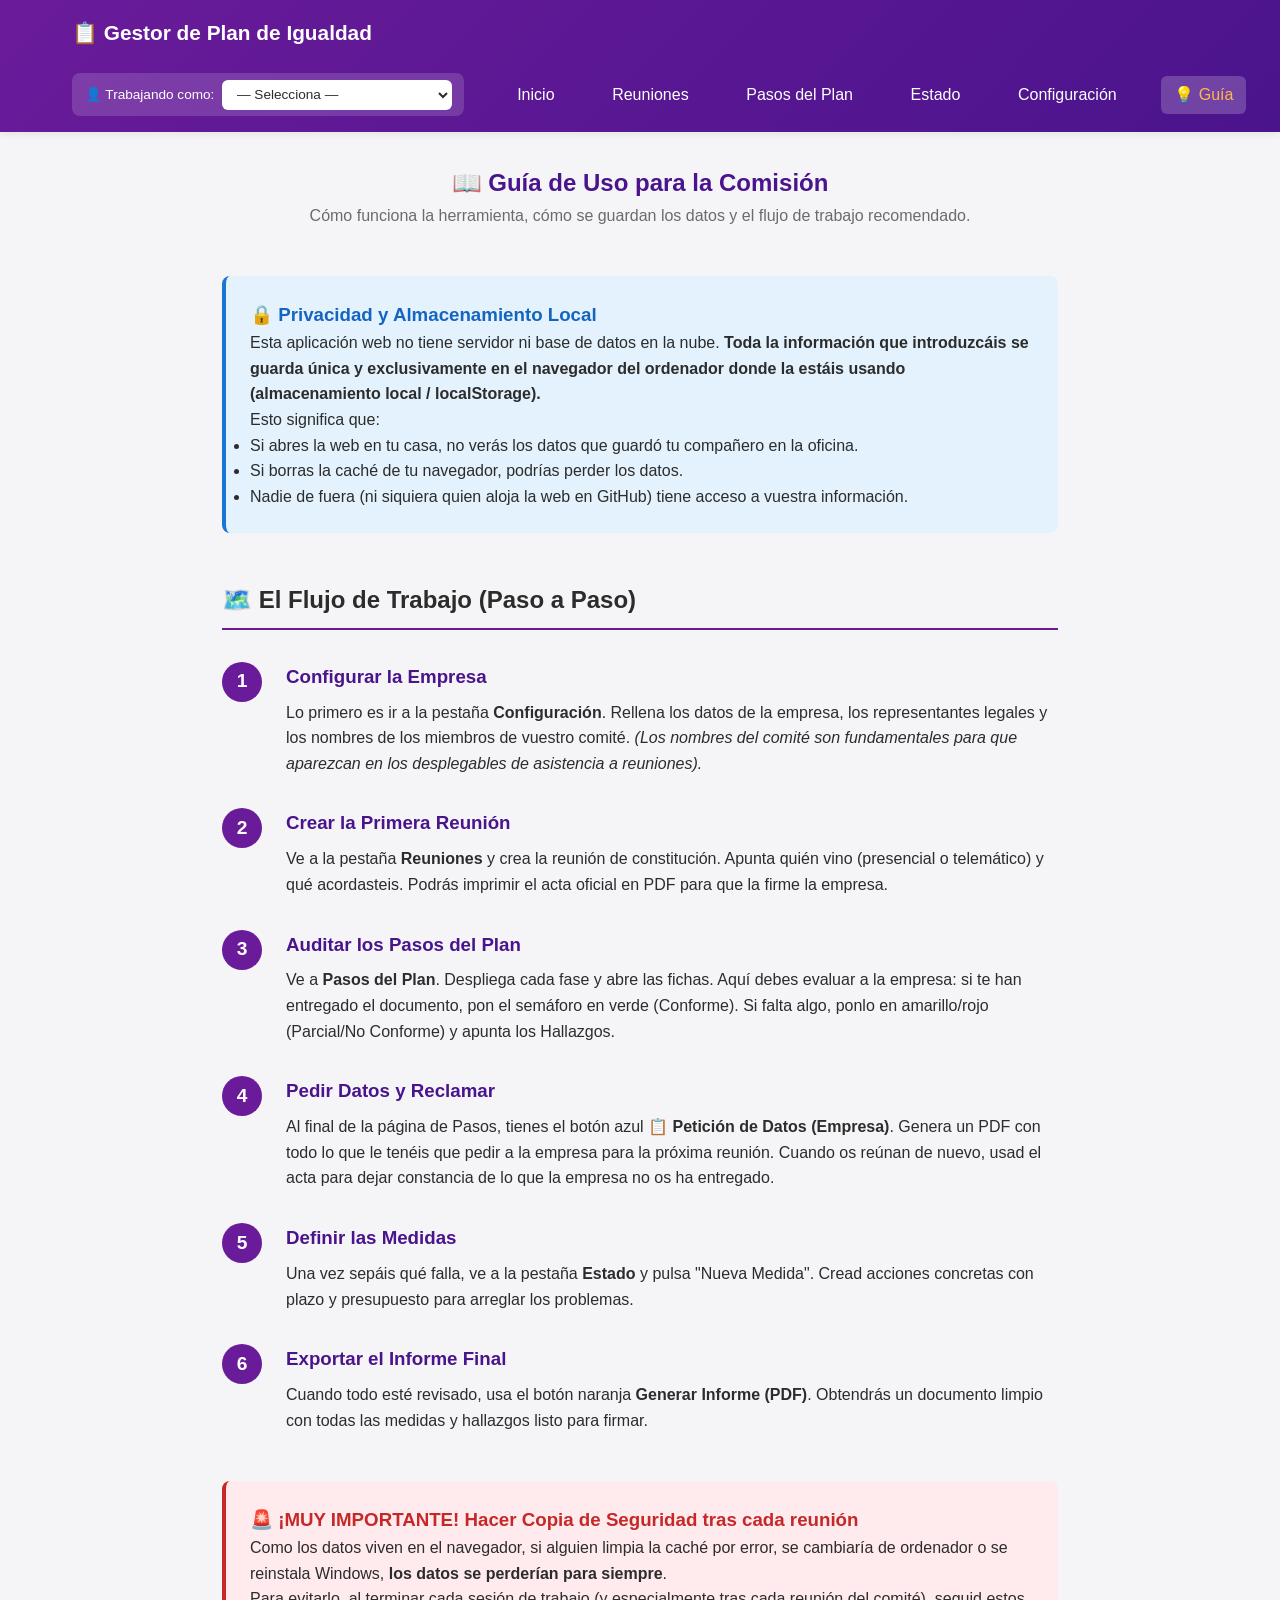
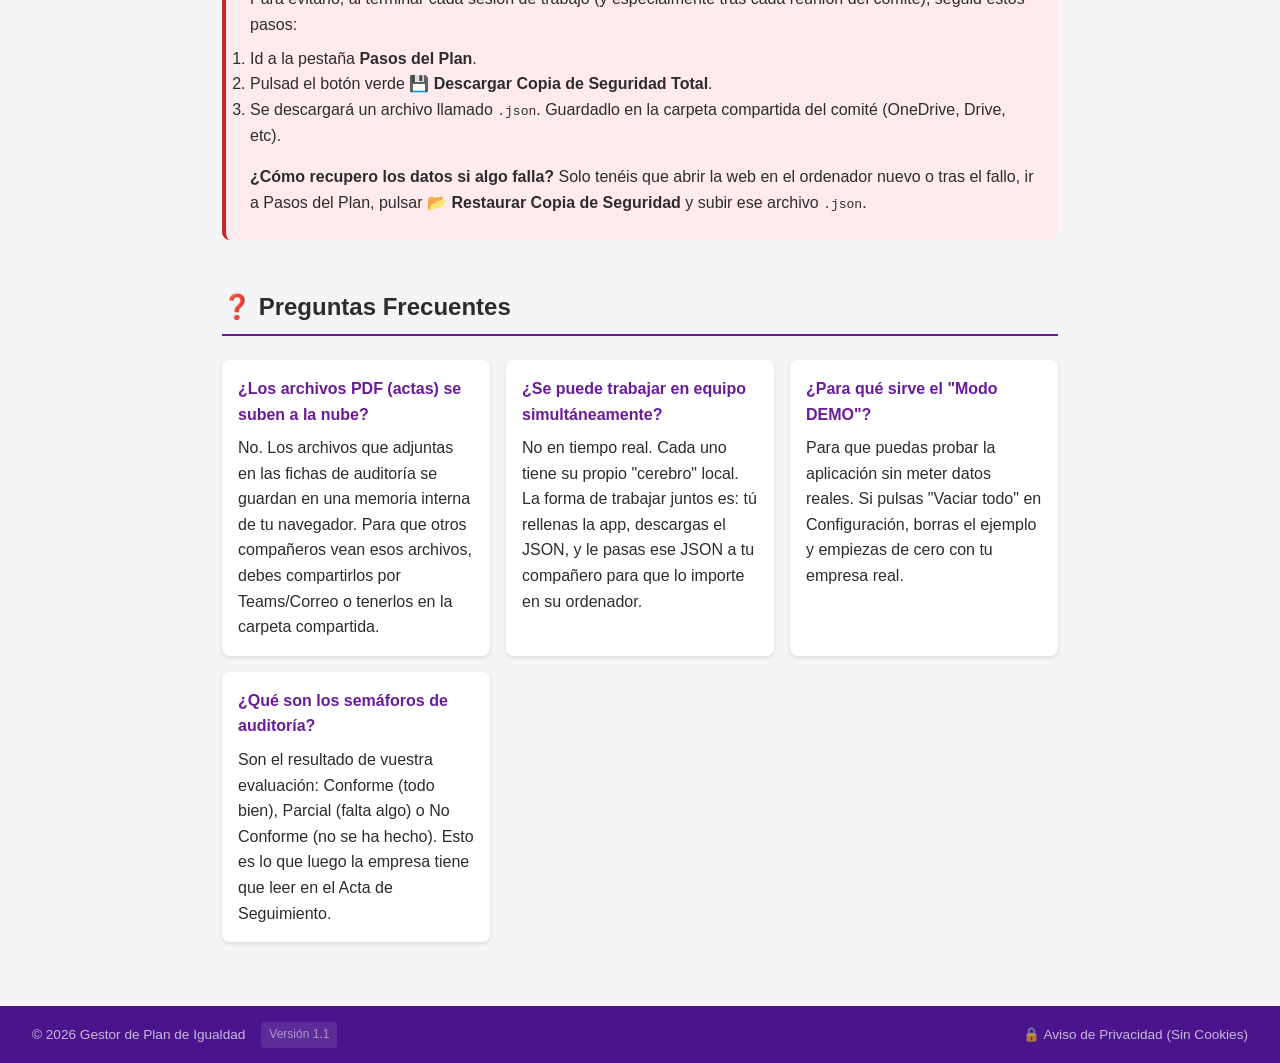
<file: guia.html>
<!DOCTYPE html>
<html lang="es">
<head>
    <meta charset="UTF-8">
    <meta name="viewport" content="width=device-width, initial-scale=1.0">
    <title>Guía de Uso - Plan de Igualdad</title>
    <link rel="stylesheet" href="css/styles.css">
    <style>
        .guia-step { display: flex; gap: 1.5rem; margin-bottom: 2rem; align-items: flex-start; }
        .guia-num { background: var(--primary); color: #fff; width: 40px; height: 40px; border-radius: 50%; display: flex; align-items: center; justify-content: center; font-size: 1.2rem; font-weight: bold; flex-shrink: 0; }
        .guia-content { flex: 1; }
        .guia-content h3 { color: var(--primary-dark); margin-bottom: 0.5rem; }
        .guia-box { padding: 1.5rem; border-radius: 8px; margin-bottom: 2rem; }
        .box-danger { background: #ffebee; border-left: 4px solid var(--danger); }
        .box-info { background: #e3f2fd; border-left: 4px solid #1976d2; }
        .box-success { background: #e8f5e9; border-left: 4px solid var(--success); }
        .guia-grid { display: grid; grid-template-columns: repeat(auto-fit, minmax(250px, 1fr)); gap: 1rem; margin-bottom: 2rem; }
        .guia-card { background: #fff; padding: 1rem; border-radius: 8px; box-shadow: 0 2px 4px rgba(0,0,0,0.1); }
        .guia-card h4 { color: var(--primary); margin-bottom: 0.5rem; }
    </style>
</head>
<body>
    <header class="main-header">
        <div class="header-container">
            <div style="display:flex; justify-content:space-between; align-items:center; width:100%; flex-wrap: wrap;">
                <h1>📋 Gestor de Plan de Igualdad</h1>
                
                <!-- Botón hamburguesa (solo móvil) -->
                <button class="mobile-menu-btn" id="mobileMenuBtn" aria-label="Abrir menú">☰</button>
            </div>

            <!-- Contenedor de la navegación que se colapsa en móvil -->
            <div class="nav-container" id="navContainer">
                <div class="header-tools">
                    <div class="demo-badge" id="demoBadge" style="display:none;" title="Los datos actuales son de ejemplo. Se quitará al guardar datos propios.">
                        🎭 Modo DEMO
                    </div>
                    <div class="user-selector" id="userSelector">
                        <span class="user-label">👤 Trabajando como:</span>
                        <select id="usuarioActualSelect" title="Selecciona quién está trabajando">
                            <option value="">— Selecciona —</option>
                        </select>
                    </div>
                </div>
                
                <nav id="mainNav"></nav>
            </div>
        </div>
    </header>

    <main class="container" style="max-width: 900px;">
        <section class="page-title" style="text-align: center; margin-bottom: 3rem;">
            <h2>📖 Guía de Uso para la Comisión</h2>
            <p>Cómo funciona la herramienta, cómo se guardan los datos y el flujo de trabajo recomendado.</p>
        </section>

        <!-- Alerta de Privacidad -->
        <div class="guia-box box-info">
            <h3 style="margin-top:0; color: #1565c0;">🔒 Privacidad y Almacenamiento Local</h3>
            <p>Esta aplicación web no tiene servidor ni base de datos en la nube. <strong>Toda la información que introduzcáis se guarda única y exclusivamente en el navegador del ordenador donde la estáis usando (almacenamiento local / localStorage).</strong></p>
            <p>Esto significa que:</p>
            <ul>
                <li>Si abres la web en tu casa, no verás los datos que guardó tu compañero en la oficina.</li>
                <li>Si borras la caché de tu navegador, podrías perder los datos.</li>
                <li>Nadie de fuera (ni siquiera quien aloja la web en GitHub) tiene acceso a vuestra información.</li>
            </ul>
        </div>

        <!-- Flujo de trabajo -->
        <h2 style="border-bottom: 2px solid var(--primary); padding-bottom: 0.5rem; margin-top: 3rem;">🗺️ El Flujo de Trabajo (Paso a Paso)</h2>
        
        <div style="margin-top: 2rem;">
            <div class="guia-step">
                <div class="guia-num">1</div>
                <div class="guia-content">
                    <h3>Configurar la Empresa</h3>
                    <p>Lo primero es ir a la pestaña <strong>Configuración</strong>. Rellena los datos de la empresa, los representantes legales y los nombres de los miembros de vuestro comité. <em>(Los nombres del comité son fundamentales para que aparezcan en los desplegables de asistencia a reuniones).</em></p>
                </div>
            </div>

            <div class="guia-step">
                <div class="guia-num">2</div>
                <div class="guia-content">
                    <h3>Crear la Primera Reunión</h3>
                    <p>Ve a la pestaña <strong>Reuniones</strong> y crea la reunión de constitución. Apunta quién vino (presencial o telemático) y qué acordasteis. Podrás imprimir el acta oficial en PDF para que la firme la empresa.</p>
                </div>
            </div>

            <div class="guia-step">
                <div class="guia-num">3</div>
                <div class="guia-content">
                    <h3>Auditar los Pasos del Plan</h3>
                    <p>Ve a <strong>Pasos del Plan</strong>. Despliega cada fase y abre las fichas. Aquí debes evaluar a la empresa: si te han entregado el documento, pon el semáforo en verde (Conforme). Si falta algo, ponlo en amarillo/rojo (Parcial/No Conforme) y apunta los Hallazgos.</p>
                </div>
            </div>

            <div class="guia-step">
                <div class="guia-num">4</div>
                <div class="guia-content">
                    <h3>Pedir Datos y Reclamar</h3>
                    <p>Al final de la página de Pasos, tienes el botón azul <strong>📋 Petición de Datos (Empresa)</strong>. Genera un PDF con todo lo que le tenéis que pedir a la empresa para la próxima reunión. Cuando os reúnan de nuevo, usad el acta para dejar constancia de lo que la empresa no os ha entregado.</p>
                </div>
            </div>

            <div class="guia-step">
                <div class="guia-num">5</div>
                <div class="guia-content">
                    <h3>Definir las Medidas</h3>
                    <p>Una vez sepáis qué falla, ve a la pestaña <strong>Estado</strong> y pulsa "Nueva Medida". Cread acciones concretas con plazo y presupuesto para arreglar los problemas.</p>
                </div>
            </div>

            <div class="guia-step">
                <div class="guia-num">6</div>
                <div class="guia-content">
                    <h3>Exportar el Informe Final</h3>
                    <p>Cuando todo esté revisado, usa el botón naranja <strong>Generar Informe (PDF)</strong>. Obtendrás un documento limpio con todas las medidas y hallazgos listo para firmar.</p>
                </div>
            </div>
        </div>

        <!-- Alerta de Seguridad (Backup) -->
        <div class="guia-box box-danger" style="margin-top: 3rem;">
            <h3 style="margin-top:0; color: #c62828;">🚨 ¡MUY IMPORTANTE! Hacer Copia de Seguridad tras cada reunión</h3>
            <p>Como los datos viven en el navegador, si alguien limpia la caché por error, se cambiaría de ordenador o se reinstala Windows, <strong>los datos se perderían para siempre</strong>.</p>
            <p>Para evitarlo, al terminar cada sesión de trabajo (y especialmente tras cada reunión del comité), seguid estos pasos:</p>
            <ol style="margin-top: 0.5rem; margin-bottom: 1rem;">
                <li>Id a la pestaña <strong>Pasos del Plan</strong>.</li>
                <li>Pulsad el botón verde <strong>💾 Descargar Copia de Seguridad Total</strong>.</li>
                <li>Se descargará un archivo llamado <code>.json</code>. Guardadlo en la carpeta compartida del comité (OneDrive, Drive, etc).</li>
            </ol>
            <p><strong>¿Cómo recupero los datos si algo falla?</strong> Solo tenéis que abrir la web en el ordenador nuevo o tras el fallo, ir a Pasos del Plan, pulsar <strong>📂 Restaurar Copia de Seguridad</strong> y subir ese archivo <code>.json</code>.</p>
        </div>

        <!-- Preguntas frecuentes -->
        <h2 style="border-bottom: 2px solid var(--primary); padding-bottom: 0.5rem; margin-top: 3rem;">❓ Preguntas Frecuentes</h2>
        
        <div class="guia-grid" style="margin-top: 1.5rem;">
            <div class="guia-card">
                <h4>¿Los archivos PDF (actas) se suben a la nube?</h4>
                <p>No. Los archivos que adjuntas en las fichas de auditoría se guardan en una memoria interna de tu navegador. Para que otros compañeros vean esos archivos, debes compartirlos por Teams/Correo o tenerlos en la carpeta compartida.</p>
            </div>
            <div class="guia-card">
                <h4>¿Se puede trabajar en equipo simultáneamente?</h4>
                <p>No en tiempo real. Cada uno tiene su propio "cerebro" local. La forma de trabajar juntos es: tú rellenas la app, descargas el JSON, y le pasas ese JSON a tu compañero para que lo importe en su ordenador.</p>
            </div>
            <div class="guia-card">
                <h4>¿Para qué sirve el "Modo DEMO"?</h4>
                <p>Para que puedas probar la aplicación sin meter datos reales. Si pulsas "Vaciar todo" en Configuración, borras el ejemplo y empiezas de cero con tu empresa real.</p>
            </div>
            <div class="guia-card">
                <h4>¿Qué son los semáforos de auditoría?</h4>
                <p>Son el resultado de vuestra evaluación: Conforme (todo bien), Parcial (falta algo) o No Conforme (no se ha hecho). Esto es lo que luego la empresa tiene que leer en el Acta de Seguimiento.</p>
            </div>
        </div>
    </main>

        <footer class="main-footer" style="display:flex; justify-content:space-between; align-items:center; flex-wrap:wrap; gap:1rem; padding: 1rem 2rem;">
        <div style="display: flex; align-items: center; gap: 1rem;">
            <p style="margin:0;">&copy; 2026 Gestor de Plan de Igualdad</p>
            <span style="background: rgba(255,255,255,0.1); padding: 0.2rem 0.5rem; border-radius: 4px; font-size: 0.75rem; color: rgba(255,255,255,0.5);" title="Versión de la aplicación">Versión 1.1</span>
        </div>
        <a href="#" onclick="event.preventDefault(); document.getElementById('modalPrivacidad').style.display='flex';" style="color:rgba(255,255,255,0.7); text-decoration:none; font-size:0.85rem; transition:color 0.2s;" onmouseover="this.style.color='#fff'" onmouseout="this.style.color='rgba(255,255,255,0.7)'">🔒 Aviso de Privacidad (Sin Cookies)</a>
    </footer>

    <script src="js/modelo.js"></script>
    <script src="js/seed.js"></script>
    <script src="js/seed-loader.js"></script>
    <script src="js/usuario-selector.js"></script>
    <script src="js/nav.js"></script>

    
    
    <!-- Modal Aviso Legal y Privacidad -->
    <div id="modalPrivacidad" style="display:none; position:fixed; top:0; left:0; width:100%; height:100%; background:rgba(0,0,0,0.6); z-index:9999; align-items:center; justify-content:center; padding: 1rem;">
        <div style="background:#fff; max-width:750px; width:100%; border-radius:12px; box-shadow: 0 10px 25px rgba(0,0,0,0.2); display: flex; flex-direction: column; max-height: 90vh;">
            
            <div style="background:var(--primary-dark); color:#fff; padding:1rem 1.5rem; display:flex; justify-content:space-between; align-items:center; border-radius: 12px 12px 0 0;">
                <h3 style="margin:0; font-size: 1.1rem;">⚖️ Aviso Legal y Privacidad</h3>
                <button onclick="document.getElementById('modalPrivacidad').style.display='none'" style="background:none; border:none; color:#fff; font-size:1.5rem; cursor:pointer; line-height: 1;">✕</button>
            </div>
            
            <div style="padding:1.5rem; font-size:0.9rem; overflow-y:auto; line-height: 1.6; color: #333;">
                
                <h4 style="color: var(--primary); margin-top: 0; margin-bottom: 0.5rem;">1. Información General (LSSI)</h4>
                <p>En cumplimiento del artículo 10 de la Ley 34/2002 (LSSI), se informa que esta aplicación web es una herramienta de carácter personal, creada por <strong>Miguel Ángel García Rodríguez</strong> para facilitar la gestión interna del Plan de Igualdad en el seno del comité. Para cualquier consulta o duda, puede contactar en: <strong>mikeldesuait@gmail.com</strong>.</p>

                <h4 style="color: var(--primary); margin-top: 1rem; margin-bottom: 0.5rem;">2. Protección de Datos (RGPD)</h4>
                <p>De conformidad con el Reglamento (UE) 2016/679 (RGPD), se informa que los datos personales introducidos en esta aplicación (nombres de los miembros del comité, asistencias, notas, etc.) son tratados de forma estrictamente local con la única finalidad de gestionar el Plan de Igualdad (amparado por el RD 901/2020). El responsable del tratamiento de estos datos es el propio usuario que los introduce (el comité).</p>

                <h4 style="color: var(--primary); margin-top: 1rem; margin-bottom: 0.5rem;">3. Almacenamiento 100% Local (Sin Servidores)</h4>
                <p><strong>Esta aplicación no dispone de base de datos en la nube ni envía información a ningún servidor.</strong> Todos los datos que usted introduce se guardan exclusivamente en el almacenamiento local de su propio navegador (LocalStorage e IndexedDB). El creador de la herramienta no tiene acceso, en ningún momento, a los datos de la empresa ni de los trabajadores. La pérdida de datos por borrado de caché es responsabilidad del usuario, por lo que se recomienda el uso de las copias de seguridad (.json).</p>

                <h4 style="color: var(--primary); margin-top: 1rem; margin-bottom: 0.5rem;">4. Política de Cookies</h4>
                <p>Esta web <strong>no utiliza cookies</strong> de análisis, publicidad ni rastreo. Únicamente utiliza el almacenamiento técnico necesario para el funcionamiento de la herramienta. Al no utilizar cookies de terceros, no se requiere el consentimiento explícito mediante banner.</p>

                <h4 style="color: var(--primary); margin-top: 1rem; margin-bottom: 0.5rem;">5. Alojamiento (GitHub Pages)</h4>
                <p>El código fuente de esta aplicación está alojado en GitHub Pages. Al acceder a la web, GitHub puede registrar la dirección IP del visitante por motivos técnicos de seguridad (logs), sin que el creador de esta app tenga acceso a dichos datos.</p>
                

                <h4 style="color: var(--primary); margin-top: 1rem; margin-bottom: 0.5rem;">6. Enlaces a Terceros y Almacenamiento Técnico</h4>
                <p>Esta herramienta incluye enlaces de referencia a normativas oficiales (como el BOE) y al Ministerio de Igualdad. Al hacer clic en ellos, el usuario accede a sitios web externos cuyas políticas de privacidad son ajenas a esta aplicación. Por otro lado, esta web utiliza el almacenamiento local del navegador (LocalStorage), que es <strong>estrictamente necesario</strong> para el funcionamiento técnico de la herramienta (guardar actas y auditorías) y, por tanto, está exento de consentimiento previo según la LSSI.</p>

                <div style="background: #f5f5f5; padding: 1rem; border-left: 4px solid var(--primary); margin-top: 1.5rem;">
                    <p style="margin: 0;"><strong>Derechos del usuario:</strong> Puede ejercer sus derechos de acceso, rectificación, supresión y oposición simplemente borrando los datos desde la propia aplicación o contactando con el correo indicado arriba.</p>
                </div>

            </div>
            
            <div style="padding: 1rem 1.5rem; background:#f9f9f9; text-align:right; border-top:1px solid #eee; border-radius: 0 0 12px 12px;">
                <button onclick="document.getElementById('modalPrivacidad').style.display='none'" class="btn btn-primary">He leído y entiendo</button>
            </div>
        </div>
    </div>



</body>
</html>
</file>
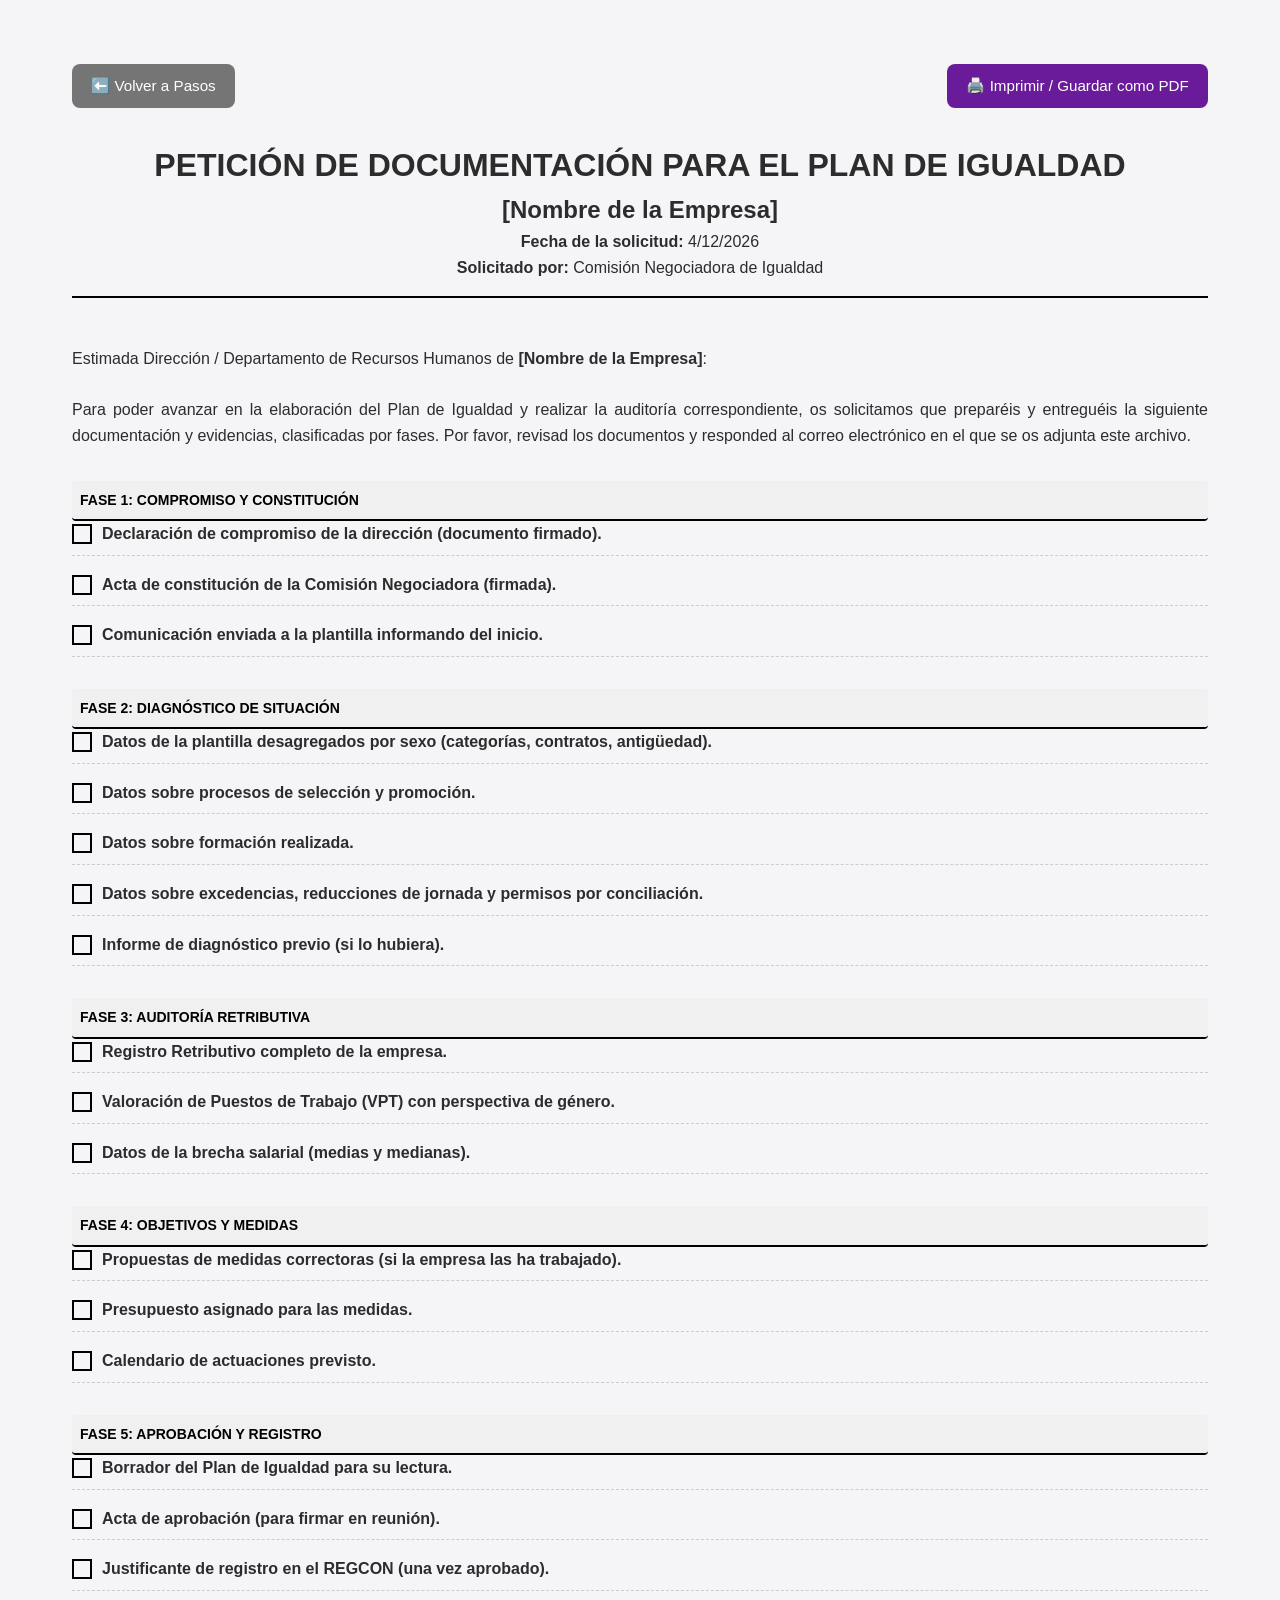
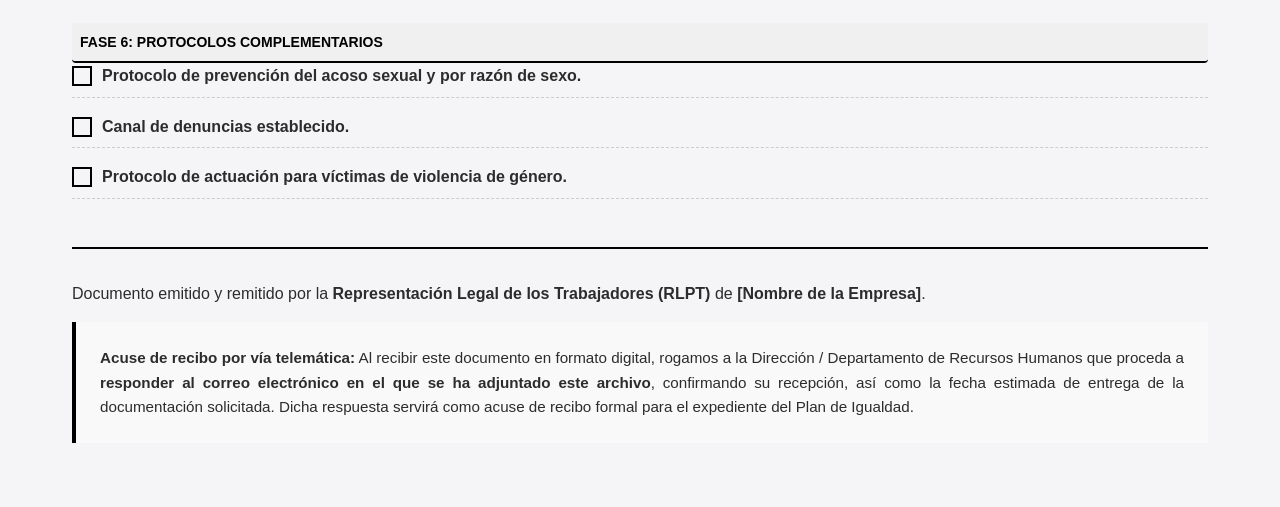
<file: peticion.html>
<!DOCTYPE html>
<html lang="es">
<head>
    <meta charset="UTF-8">
    <title>Petición de Datos - Plan de Igualdad</title>
    <link rel="stylesheet" href="css/styles.css">
    <style>
        @media print {
            body { background: #fff; font-size: 12px; color: #000; }
            .no-print { display: none !important; }
            .container { max-width: 100%; padding: 0; }
            .fase-bloque { page-break-inside: avoid; margin-bottom: 1.5rem; }
            h1, h2, h3 { color: #000 !important; }
        }
        .fase-bloque { margin-bottom: 2rem; }
        .fase-bloque h3 { background: var(--primary); color: #fff; padding: 0.5rem; border-radius: 4px; -webkit-print-color-adjust: exact; }
        .paso-peticion { display: flex; align-items: flex-start; gap: 10px; margin-bottom: 1rem; padding-bottom: 0.5rem; border-bottom: 1px dashed #ccc; }
        .cuadro-check { width: 20px; height: 20px; border: 2px solid #000; display: inline-block; flex-shrink: 0; margin-top: 3px; }
        .texto-peticion strong { display: block; font-size: 1.05rem; }
        .texto-peticion small { color: #555; display: block; margin-top: 4px; font-size: 0.9rem; }
    </style>
</head>
<body>
    <div class="container" style="margin-top: 2rem; margin-bottom: 2rem;">
        
        <div class="no-print" style="display: flex; justify-content: space-between; margin-bottom: 2rem;">
            <a href="cumplimiento.html" class="btn" style="background: #757575;">⬅️ Volver a Pasos</a>
            <button onclick="window.print()" class="btn btn-primary">🖨️ Imprimir / Guardar como PDF</button>
        </div>

        <div id="contenidoPeticion">
            <!-- Se llena con JS -->
        </div>

    </div>

    <script src="js/modelo.js"></script>
    <script src="js/peticion.js"></script>
</body>
</html>
</file>
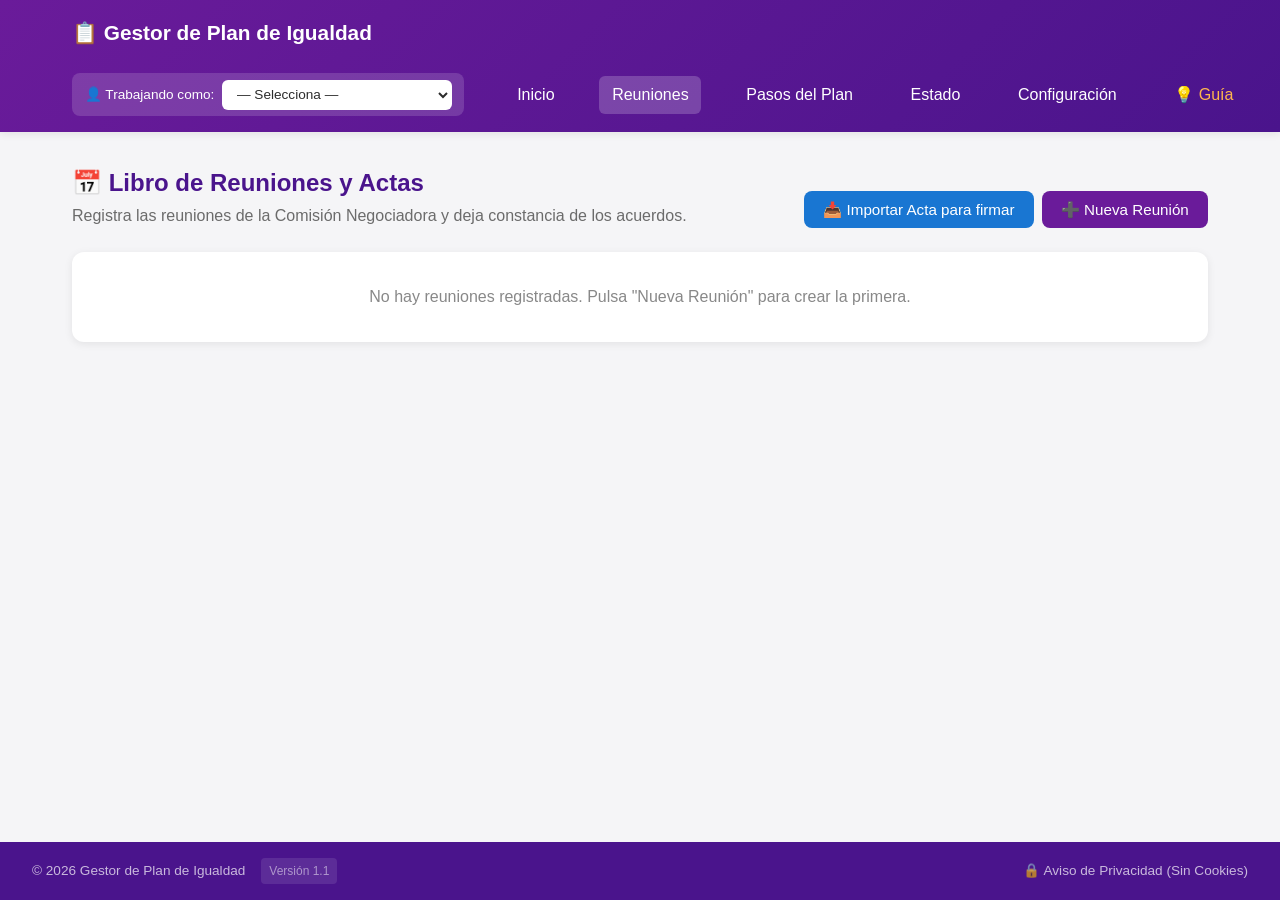
<file: reuniones.html>
<!DOCTYPE html>
<html lang="es">
<head>
    <meta charset="UTF-8">
    <meta name="viewport" content="width=device-width, initial-scale=1.0">
    <title>Reuniones - Plan de Igualdad</title>
    <link rel="stylesheet" href="css/styles.css">
</head>
<body>
    <header class="main-header">
        <div class="header-container">
            <div style="display:flex; justify-content:space-between; align-items:center; width:100%; flex-wrap: wrap;">
                <h1>📋 Gestor de Plan de Igualdad</h1>
                
                <!-- Botón hamburguesa (solo móvil) -->
                <button class="mobile-menu-btn" id="mobileMenuBtn" aria-label="Abrir menú">☰</button>
            </div>

            <!-- Contenedor de la navegación que se colapsa en móvil -->
            <div class="nav-container" id="navContainer">
                <div class="header-tools">
                    <div class="demo-badge" id="demoBadge" style="display:none;" title="Los datos actuales son de ejemplo. Se quitará al guardar datos propios.">
                        🎭 Modo DEMO
                    </div>
                    <div class="user-selector" id="userSelector">
                        <span class="user-label">👤 Trabajando como:</span>
                        <select id="usuarioActualSelect" title="Selecciona quién está trabajando">
                            <option value="">— Selecciona —</option>
                        </select>
                    </div>
                </div>
                
                <nav id="mainNav"></nav>
            </div>
        </div>
    </header>

    <main class="container">
        <section class="page-title" style="display:flex; justify-content:space-between; align-items:flex-end;">
            <div>
                <h2>📅 Libro de Reuniones y Actas</h2>
                <p>Registra las reuniones de la Comisión Negociadora y deja constancia de los acuerdos.</p>
            </div>
            <div style="display:flex; gap:0.5rem; flex-wrap: wrap;">
                <button type="button" class="btn" style="background:#1976d2; color:white;" onclick="document.getElementById('inputImportarActa').click()">📥 Importar Acta para firmar</button>
                <input type="file" id="inputImportarActa" accept=".json" style="display:none;" onchange="window.importarActaParaFirmar(event)">
                <button type="button" class="btn btn-primary" id="btnNuevaReunion">➕ Nueva Reunión</button>
            </div>
        </section>

        <div id="listaReuniones" style="display: flex; flex-direction: column; gap: 1rem;">
            <!-- Aquí se listan las reuniones guardadas -->
        </div>

        <!-- Modal para crear/editar reunión -->
        <div id="modalReunion" style="display:none; position:fixed; top:0; left:0; width:100%; height:100%; background:rgba(0,0,0,0.5); z-index:1000; align-items:center; justify-content:center; overflow-y: auto; padding: 2rem;">
            <div style="background:#fff; padding:2rem; border-radius:12px; width:100%; max-width:800px; box-shadow:var(--shadow); margin: auto;">
                <h3 style="margin-bottom:1.5rem; color:var(--primary-dark);" id="modalTitulo">Nueva Reunión</h3>
                
                <form id="formReunion">
                    <input type="hidden" id="reunionId">
                    
                    <div class="form-grid" style="margin-bottom:1rem; grid-template-columns: repeat(auto-fit, minmax(150px, 1fr));">
                        <div class="form-group">
                            <label>Fecha *</label>
                            <input type="date" id="reunionFecha" required>
                        </div>
                        <div class="form-group">
                            <label>Hora de inicio</label>
                            <input type="time" id="reunionHora">
                        </div>
                        <div class="form-group">
                            <label>Modalidad</label>
                            <select id="reunionModalidad">
                                <option value="Presencial">Presencial</option>
                                <option value="Telemática">Telemática</option>
                                <option value="Mixta (Presencial y Telemática)">Mixta</option>
                            </select>
                        </div>
                    </div>
                    <div class="form-group" style="margin-bottom:1rem;">
                        <label>Lugar / Enlace de conexión</label>
                        <input type="text" id="reunionLugar" placeholder="Ej: Sala de Juntas o enlace de Teams/Zoom">
                    </div>

                    <div class="form-group" style="margin-bottom:1rem;">
                        <label>Asistencia de los miembros del Comité</label>
                        <div id="listaAsistentes" style="background: #f9f9f9; padding: 1rem; border-radius: 8px; border: 1px solid var(--border); display: flex; flex-direction: column; gap: 0.8rem;">
                            <!-- JS inyecta aquí los miembros -->
                        </div>
                    </div>

                    <!-- Campo oculto para guardar el texto final de asistentes -->
                    <input type="hidden" id="reunionAsistentes">

                    <div class="form-group" style="margin-bottom:1rem;">
                        <label>Orden del Día / Temas tratados</label>
                        <textarea id="reunionTemas" rows="3" style="padding:0.55rem 0.7rem; border:1px solid var(--border); border-radius:8px; font-family:inherit; width:100%;" placeholder="1. Lectura del acta anterior&#10;2. Revisión de los datos..."></textarea>
                    </div>

                    <div class="form-group" style="margin-bottom:1rem;">
                        <label>Acuerdos alcanzados</label>
                        <textarea id="reunionAcuerdos" rows="3" style="padding:0.55rem 0.7rem; border:1px solid var(--border); border-radius:8px; font-family:inherit; width:100%;" placeholder="Se acuerda que la empresa entregará..."></textarea>
                    </div>

                    <div class="form-grid" style="margin-bottom:1.5rem;">
                        <div class="form-group">
                            <label>Fecha de la próxima reunión (opcional)</label>
                            <input type="date" id="reunionProxima">
                        </div>
                        <div class="form-group" style="display:flex; align-items:center; gap:10px; padding-top:1.5rem;">
                            <input type="checkbox" id="reunionAdvertencia" style="width:20px; height:20px;">
                            <label for="reunionAdvertencia" style="margin:0; color:var(--danger); font-weight:600;">Incluir advertencia legal (Incumplimiento)</label>
                        </div>
                    </div>

                    <div style="display:flex; justify-content:flex-end; gap:1rem;">
                        <button type="button" class="btn btn-danger" id="btnCancelarReunion" style="background:#ccc;">Cancelar</button>
                        <button type="submit" class="btn btn-primary">💾 Guardar Reunión</button>
                    </div>
                </form>
            </div>
        </div>
    </main>

        <footer class="main-footer" style="display:flex; justify-content:space-between; align-items:center; flex-wrap:wrap; gap:1rem; padding: 1rem 2rem;">
        <div style="display: flex; align-items: center; gap: 1rem;">
            <p style="margin:0;">&copy; 2026 Gestor de Plan de Igualdad</p>
            <span style="background: rgba(255,255,255,0.1); padding: 0.2rem 0.5rem; border-radius: 4px; font-size: 0.75rem; color: rgba(255,255,255,0.5);" title="Versión de la aplicación">Versión 1.1</span>
        </div>
        <a href="#" onclick="event.preventDefault(); document.getElementById('modalPrivacidad').style.display='flex';" style="color:rgba(255,255,255,0.7); text-decoration:none; font-size:0.85rem; transition:color 0.2s;" onmouseover="this.style.color='#fff'" onmouseout="this.style.color='rgba(255,255,255,0.7)'">🔒 Aviso de Privacidad (Sin Cookies)</a>
    </footer>

    <script src="js/archivos-db.js"></script>
    <script src="js/modelo.js"></script>
    <script src="js/seed.js"></script>
    <script src="js/seed-loader.js"></script>
    <script src="js/usuario-selector.js"></script>
    <script src="js/nav.js"></script>
    <script src="js/reuniones.js"></script>
    <script src="js/toast.js"></script>

    
    
    <!-- Modal Aviso Legal y Privacidad -->
    <div id="modalPrivacidad" style="display:none; position:fixed; top:0; left:0; width:100%; height:100%; background:rgba(0,0,0,0.6); z-index:9999; align-items:center; justify-content:center; padding: 1rem;">
        <div style="background:#fff; max-width:750px; width:100%; border-radius:12px; box-shadow: 0 10px 25px rgba(0,0,0,0.2); display: flex; flex-direction: column; max-height: 90vh;">
            
            <div style="background:var(--primary-dark); color:#fff; padding:1rem 1.5rem; display:flex; justify-content:space-between; align-items:center; border-radius: 12px 12px 0 0;">
                <h3 style="margin:0; font-size: 1.1rem;">⚖️ Aviso Legal y Privacidad</h3>
                <button onclick="document.getElementById('modalPrivacidad').style.display='none'" style="background:none; border:none; color:#fff; font-size:1.5rem; cursor:pointer; line-height: 1;">✕</button>
            </div>
            
            <div style="padding:1.5rem; font-size:0.9rem; overflow-y:auto; line-height: 1.6; color: #333;">
                
                <h4 style="color: var(--primary); margin-top: 0; margin-bottom: 0.5rem;">1. Información General (LSSI)</h4>
                <p>En cumplimiento del artículo 10 de la Ley 34/2002 (LSSI), se informa que esta aplicación web es una herramienta de carácter personal, creada por <strong>Miguel Ángel García Rodríguez</strong> para facilitar la gestión interna del Plan de Igualdad en el seno del comité. Para cualquier consulta o duda, puede contactar en: <strong>mikeldesuait@gmail.com</strong>.</p>

                <h4 style="color: var(--primary); margin-top: 1rem; margin-bottom: 0.5rem;">2. Protección de Datos (RGPD)</h4>
                <p>De conformidad con el Reglamento (UE) 2016/679 (RGPD), se informa que los datos personales introducidos en esta aplicación (nombres de los miembros del comité, asistencias, notas, etc.) son tratados de forma estrictamente local con la única finalidad de gestionar el Plan de Igualdad (amparado por el RD 901/2020). El responsable del tratamiento de estos datos es el propio usuario que los introduce (el comité).</p>

                <h4 style="color: var(--primary); margin-top: 1rem; margin-bottom: 0.5rem;">3. Almacenamiento 100% Local (Sin Servidores)</h4>
                <p><strong>Esta aplicación no dispone de base de datos en la nube ni envía información a ningún servidor.</strong> Todos los datos que usted introduce se guardan exclusivamente en el almacenamiento local de su propio navegador (LocalStorage e IndexedDB). El creador de la herramienta no tiene acceso, en ningún momento, a los datos de la empresa ni de los trabajadores. La pérdida de datos por borrado de caché es responsabilidad del usuario, por lo que se recomienda el uso de las copias de seguridad (.json).</p>

                <h4 style="color: var(--primary); margin-top: 1rem; margin-bottom: 0.5rem;">4. Política de Cookies</h4>
                <p>Esta web <strong>no utiliza cookies</strong> de análisis, publicidad ni rastreo. Únicamente utiliza el almacenamiento técnico necesario para el funcionamiento de la herramienta. Al no utilizar cookies de terceros, no se requiere el consentimiento explícito mediante banner.</p>

                <h4 style="color: var(--primary); margin-top: 1rem; margin-bottom: 0.5rem;">5. Alojamiento (GitHub Pages)</h4>
                <p>El código fuente de esta aplicación está alojado en GitHub Pages. Al acceder a la web, GitHub puede registrar la dirección IP del visitante por motivos técnicos de seguridad (logs), sin que el creador de esta app tenga acceso a dichos datos.</p>
                

                <h4 style="color: var(--primary); margin-top: 1rem; margin-bottom: 0.5rem;">6. Enlaces a Terceros y Almacenamiento Técnico</h4>
                <p>Esta herramienta incluye enlaces de referencia a normativas oficiales (como el BOE) y al Ministerio de Igualdad. Al hacer clic en ellos, el usuario accede a sitios web externos cuyas políticas de privacidad son ajenas a esta aplicación. Por otro lado, esta web utiliza el almacenamiento local del navegador (LocalStorage), que es <strong>estrictamente necesario</strong> para el funcionamiento técnico de la herramienta (guardar actas y auditorías) y, por tanto, está exento de consentimiento previo según la LSSI.</p>

                <div style="background: #f5f5f5; padding: 1rem; border-left: 4px solid var(--primary); margin-top: 1.5rem;">
                    <p style="margin: 0;"><strong>Derechos del usuario:</strong> Puede ejercer sus derechos de acceso, rectificación, supresión y oposición simplemente borrando los datos desde la propia aplicación o contactando con el correo indicado arriba.</p>
                </div>

            </div>
            
            <div style="padding: 1rem 1.5rem; background:#f9f9f9; text-align:right; border-top:1px solid #eee; border-radius: 0 0 12px 12px;">
                <button onclick="document.getElementById('modalPrivacidad').style.display='none'" class="btn btn-primary">He leído y entiendo</button>
            </div>
        </div>
    </div>



</body>
</html>
</file>
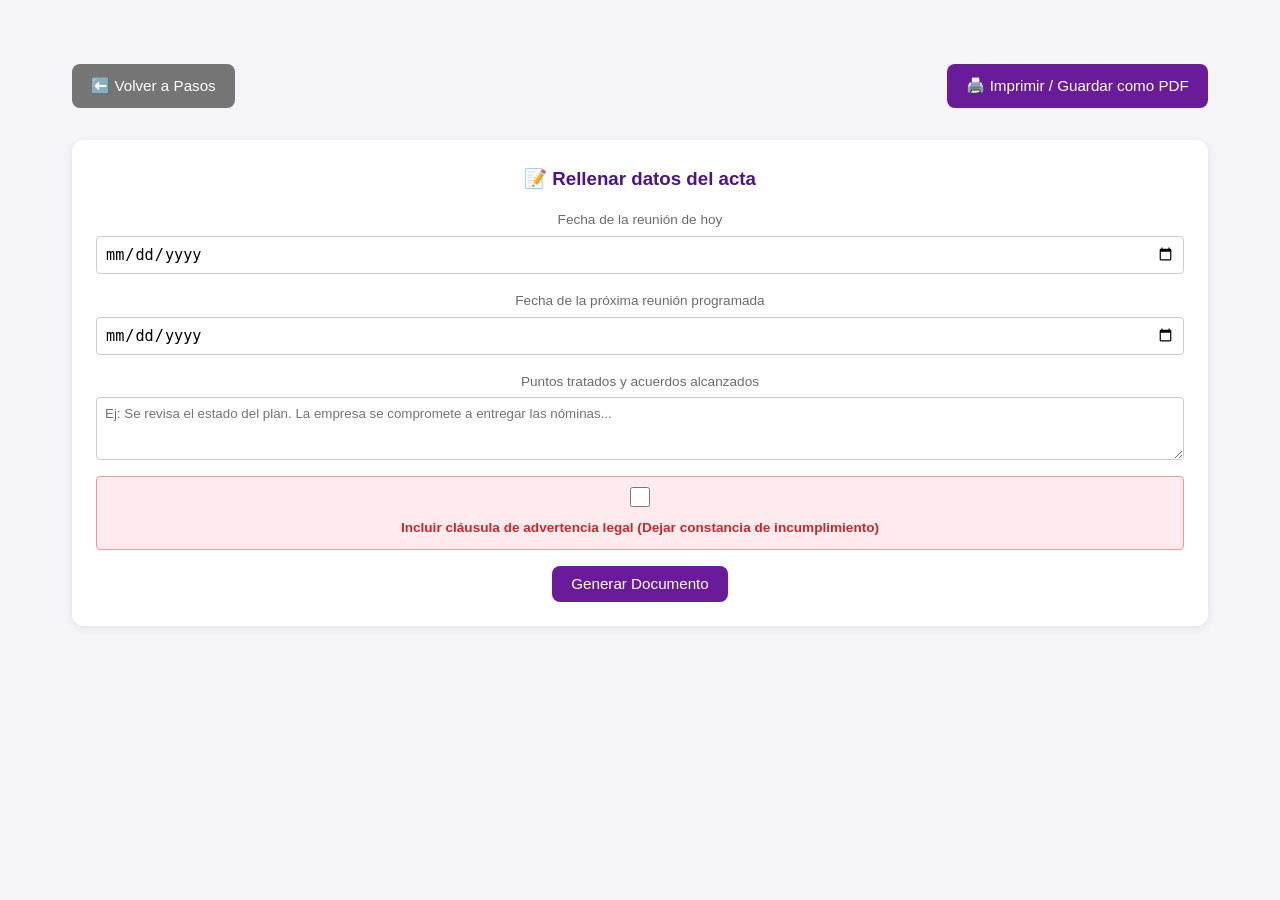
<file: seguimiento.html>
<!DOCTYPE html>
<html lang="es">
<head>
    <meta charset="UTF-8">
    <title>Acta de Seguimiento - Plan de Igualdad</title>
    <link rel="stylesheet" href="css/styles.css">
    <style>
        @media print {
            body { background: #fff; font-size: 12px; color: #000; }
            .no-print { display: none !important; }
            .container { max-width: 100%; padding: 0; }
            .card { box-shadow: none; border: 1px solid #000; }
        }
        .form-group { margin-bottom: 1rem; }
        .hallazgo-card { background: #fff5f5; border-left: 4px solid #c62828; padding: 1rem; margin-bottom: 1rem; border-radius: 4px; }
    </style>
</head>
<body>
    <div class="container" style="margin-top: 2rem; margin-bottom: 2rem;">
        
        <div class="no-print" style="display: flex; justify-content: space-between; margin-bottom: 2rem;">
            <a href="cumplimiento.html" class="btn" style="background: #757575;">⬅️ Volver a Pasos</a>
            <button onclick="window.print()" class="btn btn-primary">🖨️ Imprimir / Guardar como PDF</button>
        </div>

        <!-- Formulario para rellenar antes de imprimir (se oculta al imprimir) -->
        <div class="no-print card" id="formularioSeguimiento" style="padding: 1.5rem; margin-bottom: 2rem;">
            <h3 style="margin-bottom: 1rem; color: var(--primary-dark);">📝 Rellenar datos del acta</h3>
            <div class="form-group">
                <label>Fecha de la reunión de hoy</label>
                <input type="date" id="fechaHoy" style="padding: 0.5rem; border-radius: 4px; border: 1px solid #ccc; width: 100%;">
            </div>
            <div class="form-group">
                <label>Fecha de la próxima reunión programada</label>
                <input type="date" id="fechaProxima" style="padding: 0.5rem; border-radius: 4px; border: 1px solid #ccc; width: 100%;">
            </div>
            <div class="form-group">
                <label>Puntos tratados y acuerdos alcanzados</label>
                <textarea id="textoAcuerdos" rows="3" style="padding: 0.5rem; border-radius: 4px; border: 1px solid #ccc; width: 100%; font-family: inherit;" placeholder="Ej: Se revisa el estado del plan. La empresa se compromete a entregar las nóminas..."></textarea>
            </div>
            <div class="form-group" style="display: flex; align-items: center; gap: 10px; background: #ffebee; padding: 10px; border-radius: 4px; border: 1px solid #ef9a9a;">
                <input type="checkbox" id="checkAdvertencia" style="width: 20px; height: 20px; cursor: pointer;">
                <label for="checkAdvertencia" style="cursor: pointer; color: #c62828; font-weight: bold; margin: 0;">
                    Incluir cláusula de advertencia legal (Dejar constancia de incumplimiento)
                </label>
            </div>
            <button type="button" class="btn btn-primary" onclick="window.generarActa()">Generar Documento</button>
        </div>

        <!-- El documento final (aquí se inyecta el HTML con JS) -->
        <div id="documentoActa" style="display: none;">
            <!-- Contenido -->
        </div>

    </div>

    <script src="js/modelo.js"></script>
    <script src="js/seguimiento.js"></script>
</body>
</html>
</file>
<file: css/styles.css>
/* ===== Reset y base ===== */
* { margin: 0; padding: 0; box-sizing: border-box; }

:root {
    --primary: #6a1b9a;
    --primary-dark: #4a148c;
    --secondary: #ff6f00;
    --bg: #f5f5f7;
    --card-bg: #ffffff;
    --text: #2c2c2c;
    --text-light: #6b6b6b;
    --border: #e0e0e0;
    --success: #2e7d32;
    --danger: #c62828;
    --shadow: 0 2px 8px rgba(0,0,0,0.08);
}

body {
    font-family: -apple-system, BlinkMacSystemFont, "Segoe UI", Roboto, sans-serif;
    background: var(--bg);
    color: var(--text);
    line-height: 1.6;
    display: flex;
    flex-direction: column;
    min-height: 100vh;
}

/* ===== Header ===== */
.main-header {
    background: linear-gradient(135deg, var(--primary) 0%, var(--primary-dark) 100%);
    color: #fff;
    box-shadow: var(--shadow);
}
.header-container {
    max-width: 1200px;
    margin: 0 auto;
    padding: 1rem 2rem;
    display: flex;
    justify-content: space-between;
    align-items: center;
    flex-wrap: wrap;
    gap: 1rem;
}
.main-header h1 { font-size: 1.3rem; }
.main-header nav a {
    color: #fff;
    text-decoration: none;
    margin-left: 1.5rem;
    padding: 0.4rem 0.8rem;
    border-radius: 6px;
    transition: background 0.2s;
}
.main-header nav a:hover,
.main-header nav a.active { background: rgba(255,255,255,0.2); }

/* ===== Contenedor principal ===== */
.container {
    max-width: 1200px;
    margin: 0 auto;
    padding: 2rem;
    flex: 1;
    width: 100%;
}

/* ===== Hero ===== */
.hero {
    text-align: center;
    padding: 2rem 0 1rem;
}
.hero h2 { font-size: 1.8rem; color: var(--primary-dark); margin-bottom: 0.5rem; }
.hero p { color: var(--text-light); }

/* ===== Tarjetas ===== */
.cards {
    display: grid;
    grid-template-columns: repeat(auto-fit, minmax(250px, 1fr));
    gap: 1.5rem;
    margin-top: 2rem;
}
.card {
    background: var(--card-bg);
    border-radius: 12px;
    padding: 1.5rem;
    box-shadow: var(--shadow);
    text-align: center;
    transition: transform 0.2s, box-shadow 0.2s;
}
.card:hover { transform: translateY(-4px); box-shadow: 0 6px 16px rgba(0,0,0,0.12); }
.card-icon { font-size: 2.5rem; margin-bottom: 0.5rem; }
.card h3 { color: var(--primary-dark); margin-bottom: 0.5rem; }
.card p { color: var(--text-light); font-size: 0.9rem; margin-bottom: 1rem; }

/* ===== Botones ===== */
.btn {
    display: inline-block;
    padding: 0.6rem 1.2rem;
    border: none;
    border-radius: 8px;
    background: var(--primary);
    color: #fff;
    font-size: 0.95rem;
    cursor: pointer;
    text-decoration: none;
    transition: background 0.2s;
}
.btn:hover:not(:disabled) { background: var(--primary-dark); }
.btn:disabled { background: #ccc; cursor: not-allowed; }
.btn-primary { background: var(--primary); }
.btn-danger { background: var(--danger); }
.btn-danger:hover { background: #8e1c1c; }

/* ===== Formulario configuración ===== */
.page-title { margin-bottom: 1.5rem; }
.page-title h2 { color: var(--primary-dark); }
.page-title p { color: var(--text-light); }

.config-form fieldset {
    background: var(--card-bg);
    border: 1px solid var(--border);
    border-radius: 12px;
    padding: 1.5rem;
    margin-bottom: 1.5rem;
    box-shadow: var(--shadow);
}
.config-form legend {
    font-weight: 600;
    color: var(--primary-dark);
    padding: 0 0.5rem;
    font-size: 1.05rem;
}
.form-grid {
    display: grid;
    grid-template-columns: repeat(auto-fit, minmax(240px, 1fr));
    gap: 1rem;
    margin-top: 0.5rem;
}
.form-group { display: flex; flex-direction: column; }
.form-group label {
    font-size: 0.85rem;
    color: var(--text-light);
    margin-bottom: 0.3rem;
    font-weight: 500;
}
.form-group input,
.form-group select {
    padding: 0.55rem 0.7rem;
    border: 1px solid var(--border);
    border-radius: 8px;
    font-size: 0.95rem;
    transition: border-color 0.2s, box-shadow 0.2s;
}
.form-group input:focus,
.form-group select:focus {
    outline: none;
    border-color: var(--primary);
    box-shadow: 0 0 0 3px rgba(106,27,154,0.15);
}

.form-actions {
    display: flex;
    gap: 1rem;
    justify-content: flex-end;
    flex-wrap: wrap;
}

/* ===== Mensajes de estado ===== */
.status-message {
    margin-top: 1rem;
    padding: 0.8rem 1rem;
    border-radius: 8px;
    display: none;
    font-size: 0.95rem;
}
.status-message.success {
    display: block;
    background: #e8f5e9;
    color: var(--success);
    border: 1px solid #a5d6a7;
}
.status-message.error {
    display: block;
    background: #ffebee;
    color: var(--danger);
    border: 1px solid #ef9a9a;
}

/* ===== Footer ===== */
.main-footer {
    background: var(--primary-dark);
    color: rgba(255,255,255,0.7);
    text-align: center;
    padding: 1rem;
    font-size: 0.85rem;
}

/* ===== Responsive ===== */
@media (max-width: 600px) {
    .header-container { flex-direction: column; align-items: flex-start; }
    .main-header nav a { margin-left: 0; margin-right: 1rem; }
    .container { padding: 1rem; }
    .form-actions { justify-content: stretch; }
    .form-actions .btn { flex: 1; }
}

/* ===== Selector de usuario (cabecera) ===== */
.user-selector {
    display: flex;
    align-items: center;
    gap: 0.5rem;
    background: rgba(255,255,255,0.15);
    padding: 0.4rem 0.8rem;
    border-radius: 8px;
}
.user-selector .user-label {
    font-size: 0.85rem;
    color: #fff;
    white-space: nowrap;
}
.user-selector select {
    padding: 0.35rem 0.6rem;
    border: 1px solid rgba(255,255,255,0.4);
    border-radius: 6px;
    background: #fff;
    color: var(--text);
    font-size: 0.85rem;
    cursor: pointer;
    min-width: 160px;
}

@media (max-width: 600px) {
    .user-selector { width: 100%; justify-content: space-between; }
    .user-selector select { flex: 1; }
}

/* ===== Estados de pasos (usado en Bloque B) ===== */
.estado-badge {
    display: inline-block;
    padding: 0.15rem 0.6rem;
    border-radius: 12px;
    font-size: 0.75rem;
    font-weight: 600;
    text-transform: uppercase;
    letter-spacing: 0.03em;
}
.estado-pendiente { background: #e0e0e0; color: #616161; }
.estado-en_curso  { background: #fff3e0; color: #e65100; }
.estado-hecho     { background: #e8f5e9; color: #2e7d32; }
.estado-validado  { background: #e3f2fd; color: #1565c0; }

/* ===== Badge Modo DEMO ===== */
.demo-badge {
    display: flex;
    align-items: center;
    gap: 0.4rem;
    padding: 0.35rem 0.8rem;
    background: #fff3e0;
    color: #e65100;
    border: 1px solid #ffb74d;
    border-radius: 8px;
    font-size: 0.8rem;
    font-weight: 600;
    animation: demoPulse 2.5s ease-in-out infinite;
}

@keyframes demoPulse {
    0%, 100% { opacity: 1; }
    50%      { opacity: 0.75; }
}

@media (max-width: 600px) {
    .demo-badge { font-size: 0.72rem; padding: 0.3rem 0.6rem; }
}

/* ===== Fichas de trabajo ===== */
.paso-item.estado-item-en_curso { background: #fff8e1; }
.paso-item.estado-item-hecho    { background: #f1f8e9; }
.paso-item.estado-item-validado { background: #e3f2fd; }

.ficha-trabajo {
    background: #fff;
    border: 1px solid var(--border);
    border-radius: 8px;
    padding: 1rem;
    margin-bottom: 1rem;
}

.ficha-grid {
    display: grid;
    grid-template-columns: repeat(auto-fit, minmax(180px, 1fr));
    gap: 0.8rem;
}

.btn-toggle-ficha:hover { text-decoration: none !important; }

.historial-detalle summary:hover { color: var(--primary-dark); }

/* ===== Auditoría ===== */
.estado-no_conforme { background: #ffebee; color: #c62828; }
.paso-item.estado-item-no_conforme { background: #fff5f5; border-left: 4px solid #c62828; }

/* ===== Zona de evidencias ===== */
input[type="file"] {
    cursor: pointer;
}
.btn-success {
    background: var(--success) !important;
    color: #fff !important;
}
.btn-success:hover {
    background: #1b5e20 !important;
}

/* Arreglo para que los botones de acción no se amontonen en pantallas pequeñas */
.form-actions {
    display: flex;
    flex-wrap: wrap;
    gap: 10px;
    justify-content: center; /* Los centra en el móvil */
}

@media (min-width: 768px) {
    .form-actions {
        justify-content: space-between; /* En PC los separa a los lados */
    }
}

/* Estilos para el desplegable de cada paso */
.paso-details > summary::-webkit-details-marker { display: none; }
.paso-details > summary:hover { background: #f5f5f7 !important; }
.paso-details[open] > summary { border-bottom: 1px solid var(--border); background: #f9f9f9 !important; }
.paso-details[open] > summary .paso-titulo { color: var(--primary-dark); }
/* Cambiar el color del fondo del paso según su estado */
.paso-item.estado-item-conforme summary { border-left: 4px solid var(--success); }
.paso-item.estado-item-parcial summary { border-left: 4px solid var(--secondary); }
.paso-item.estado-item-no_conforme summary { border-left: 4px solid var(--danger); }
.paso-item.estado-item-sin_auditar summary { border-left: 4px solid #ccc; }

/* Estilos para el desplegable de cada paso */
.paso-details > summary::-webkit-details-marker { display: none; }
.paso-details > summary:hover { background: #f5f5f7 !important; }
.paso-details[open] > summary { border-bottom: 1px solid var(--border); background: #f9f9f9 !important; }
.paso-details[open] > summary .paso-titulo { color: var(--primary-dark); }

/* Color del borde izquierdo según el estado */
.paso-item summary { border-left: 4px solid transparent; }
.paso-item.estado-item-conforme summary { border-left: 4px solid var(--success); }
.paso-item.estado-item-parcial summary { border-left: 4px solid var(--secondary); }
.paso-item.estado-item-no_conforme summary { border-left: 4px solid var(--danger); }
.paso-item.estado-item-sin_auditar summary { border-left: 4px solid #ccc; }

/* ===== Toasts (Notificaciones flotantes) ===== */
#toast-container {
    position: fixed;
    top: 20px;
    left: 50%;
    transform: translateX(-50%);
    z-index: 9999;
    display: flex;
    flex-direction: column;
    gap: 10px;
    pointer-events: none;
}

.toast {
    background: #333;
    color: #fff;
    padding: 12px 24px;
    border-radius: 8px;
    box-shadow: 0 4px 12px rgba(0,0,0,0.15);
    font-size: 0.95rem;
    font-weight: 500;
    display: flex;
    align-items: center;
    gap: 10px;
    animation: slideDown 0.3s ease-out forwards;
    opacity: 0;
    pointer-events: auto;
}

.toast.success { background: var(--success); }
.toast.error { background: var(--danger); }

@keyframes slideDown {
    from { transform: translateY(-20px); opacity: 0; }
    to { transform: translateY(0); opacity: 1; }
}

@keyframes fadeOut {
    from { opacity: 1; }
    to { opacity: 0; }
}

/* ===== DISEÑO RESPONSIVE (Móviles y Tablets) ===== */

/* Ocultar botón hamburguesa en ordenadores */
.mobile-menu-btn {
    display: none;
    background: transparent;
    border: none;
    color: white;
    font-size: 2rem;
    cursor: pointer;
    padding: 0;
    line-height: 1;
}

/* Estilos base para el contenedor de navegación */
.nav-container {
    display: flex;
    justify-content: space-between;
    align-items: center;
    width: 100%;
    margin-top: 0.5rem;
    gap: 1rem;
}

.header-tools {
    display: flex;
    align-items: center;
    gap: 1rem;
}

/* --- Cambios para pantallas pequeñas (Móviles y Tablets) --- */
@media (max-width: 900px) {
    .header-container {
        flex-direction: column;
        align-items: flex-start;
        padding: 1rem;
    }
    
    .mobile-menu-btn {
        display: block; /* Mostramos la hamburguesa */
    }

    /* Ocultamos el menú por defecto */
    .nav-container {
        display: none;
        flex-direction: column;
        align-items: flex-start;
        width: 100%;
        background: rgba(0,0,0,0.1);
        padding: 1rem;
        border-radius: 8px;
        margin-top: 1rem;
    }

    /* Clase que activa JS para mostrar el menú */
    .nav-container.show-mobile {
        display: flex;
    }

    .header-tools {
        flex-direction: column;
        align-items: flex-start;
        width: 100%;
        margin-bottom: 1rem;
        padding-bottom: 1rem;
        border-bottom: 1px solid rgba(255,255,255,0.2);
    }

    .user-selector {
        width: 100%;
        flex-wrap: wrap;
    }

    .user-selector select {
        width: 100%;
        margin-top: 0.5rem;
    }

    /* El menú de enlaces se pone en vertical */
    #mainNav {
        display: flex;
        flex-direction: column;
        width: 100%;
        gap: 0.5rem;
    }

    #mainNav a {
        margin: 0;
        padding: 0.8rem;
        width: 100%;
        border-radius: 8px;
        background: rgba(255,255,255,0.05);
    }

    #mainNav a.active {
        background: rgba(255,255,255,0.3);
        font-weight: bold;
    }
}

/* Arreglo para que el menú no se rompa en varias líneas */
#mainNav {
    display: flex;
    flex-wrap: nowrap; /* Prohíbe que los enlaces bajen a la siguiente línea */
    align-items: center;
    gap: 0.5rem;
}

#mainNav a {
    white-space: nowrap; /* Obliga a que el texto del enlace no se parta */
}

/* El enlace de la Guía lo unimos para que el emoji no se separe del texto */
#mainNav a[href="guia.html"] {
    display: flex;
    align-items: center;
    gap: 4px;
}

/* ===== ARREGLO PARA TABLETS (Evitar que el menú bloquee los toques) ===== */

/* Aseguramos que los botones estén siempre por encima */
button, .btn {
    position: relative;
    z-index: 10;
    touch-action: manipulation; /* Mejora la respuesta al toque en móviles */
}

/* En pantallas táctiles, aseguramos que el contenedor del formulario tenga su propio contexto */
.config-form fieldset {
    position: relative;
    z-index: 1;
}

/* Hacemos el botón de "Añadir representante" más grande y fácil de pulsar en pantallas táctiles */
@media (max-width: 1024px) {
    .btn {
        padding: 0.8rem 1.2rem; /* Botones más altos en tablet */
        font-size: 1rem;
    }
    
    /* Si el menú móvil está abierto, que no tape los botones de abajo */
    .nav-container.show-mobile {
        z-index: 999;
    }
}

/* ===== DISEÑO DE LOS MIEMBROS DEL COMITÉ EN TABLETS Y MÓVILES ===== */
@media (max-width: 768px) {
    /* Hacemos que la fila del representante se convierta en una columna */
    .miembro-empresa, .miembro-trabajadores {
        flex-direction: column !important;
        background: #fff;
        padding: 0.8rem;
        border-radius: 8px;
        border: 1px solid #ddd;
        gap: 0.5rem !important;
    }

    /* El campo de texto ocupa todo el ancho */
    .miembro-empresa input, .miembro-trabajadores input {
        width: 100%;
        margin-bottom: 0.2rem;
    }

    /* El desplegable ocupa todo el ancho */
    .miembro-empresa select, .miembro-trabajadores select {
        width: 100% !important;
    }

    /* El botón de la papelera se alinea a la derecha y se hace más grande para tocarlo bien */
    .miembro-empresa button, .miembro-trabajadores button {
        width: 100%;
        padding: 0.6rem;
        display: flex;
        justify-content: center;
        align-items: center;
    }
}

/* Forzar que todas las tarjetas tengan la misma altura y el botón siempre abajo */
.cards {
    align-items: stretch;
}

.cards .card {
    display: flex;
    flex-direction: column;
    height: 100%;
}

.cards .card p {
    flex-grow: 1; /* Esto empuja el botón hacia abajo */
    margin-bottom: 1.5rem;
}
</file>
